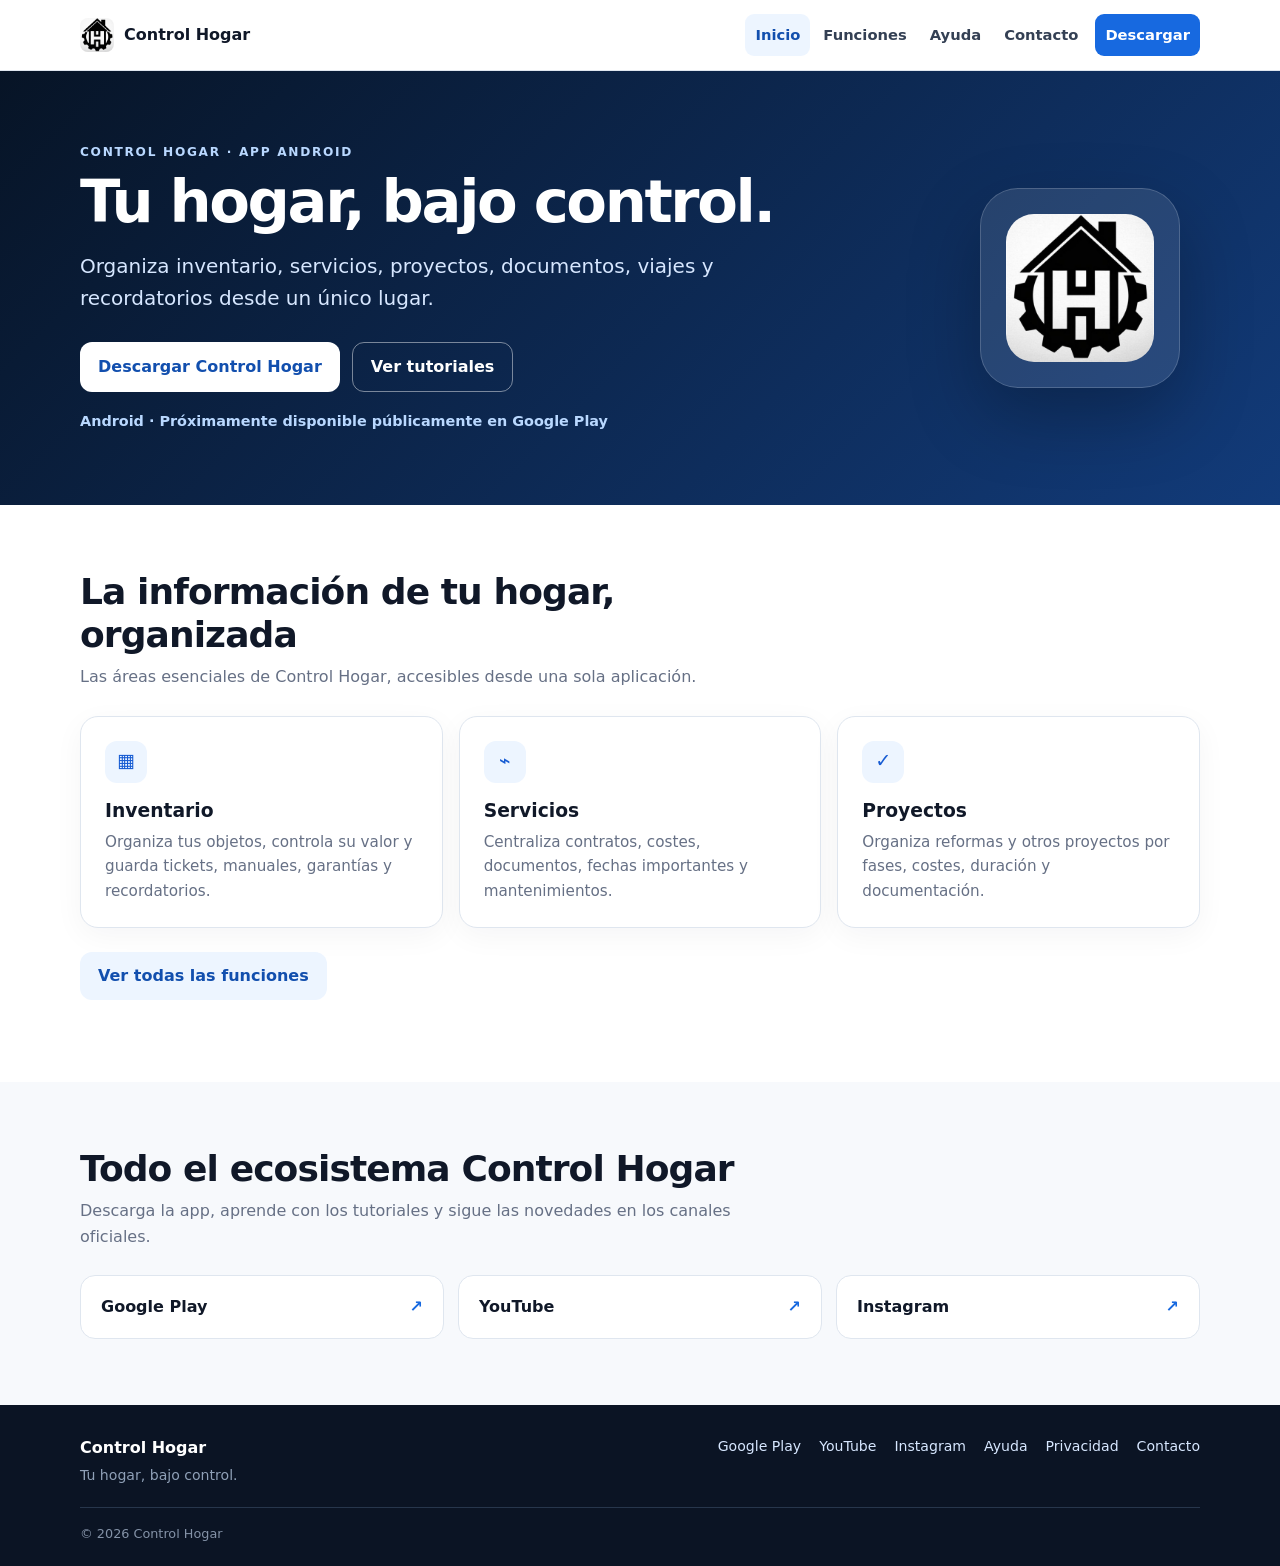
<file: index.html>
<!doctype html>
<html lang="es">
<head>
  <meta charset="utf-8">
  <meta name="viewport" content="width=device-width,initial-scale=1">
  <title>Control Hogar · Tu hogar, bajo control</title>
  <meta name="description" content="Organiza inventario, servicios, proyectos, documentos, viajes y recordatorios desde la app Android Control Hogar.">
  <link rel="canonical" href="https://controlhogarapp.top/">
  <link rel="icon" type="image/jpeg" href="logo-control-hogar.jpg">
  <meta property="og:type" content="website">
  <meta property="og:locale" content="es_ES">
  <meta property="og:site_name" content="Control Hogar">
  <meta property="og:title" content="Control Hogar · Tu hogar, bajo control">
  <meta property="og:description" content="Organiza la información importante de tu hogar desde un único lugar.">
  <meta property="og:url" content="https://controlhogarapp.top/">
  <meta property="og:image" content="https://controlhogarapp.top/logo-control-hogar.jpg">
  <meta name="twitter:card" content="summary">
  <meta name="twitter:title" content="Control Hogar · Tu hogar, bajo control">
  <meta name="twitter:description" content="Organiza la información importante de tu hogar desde un único lugar.">
  <link rel="stylesheet" href="styles.css?v=7">
  <script type="application/ld+json">{"@context":"https://schema.org","@graph":[{"@type":"SoftwareApplication","name":"Control Hogar","operatingSystem":"Android","applicationCategory":"ProductivityApplication","description":"Aplicación Android para organizar inventario, servicios, proyectos, documentos, viajes y recordatorios del hogar.","url":"https://controlhogarapp.top/","downloadUrl":"https://play.google.com/store/apps/details?id=com.controlhogar.app","image":"https://controlhogarapp.top/logo-control-hogar.jpg"},{"@type":"Organization","name":"Control Hogar","url":"https://controlhogarapp.top/","logo":"https://controlhogarapp.top/logo-control-hogar.jpg","sameAs":["https://www.youtube.com/@ControlHogar","https://www.instagram.com/controlhogarapp/"]}]}</script>
  <meta name="twitter:image" content="https://controlhogarapp.top/logo-control-hogar.jpg">
  <script src="site.js?v=1" defer></script>
</head>
<body>
  <header class="site-header">
    <div class="wrap header-inner">
      <a class="brand" href="index.html" aria-label="Control Hogar, ir al inicio"><img class="brand-logo" src="logo-control-hogar.jpg" alt="" width="34" height="34"><span>Control Hogar</span></a>
      <nav class="site-nav" aria-label="Navegación principal"><a href="index.html" aria-current="page">Inicio</a><a href="funciones.html">Funciones</a><a href="ayuda.html">Ayuda</a><a href="contacto.html">Contacto</a><a href="descargar.html" class="nav-download">Descargar</a></nav>
    </div>
  </header>
  <main>
    <section class="page-hero home-hero">
      <div class="wrap home-hero-inner">
        <div class="home-hero-copy">
          <div class="eyebrow">Control Hogar · App Android</div>
          <h1>Tu hogar, bajo control.</h1>
          <p class="hero-lead">Organiza inventario, servicios, proyectos, documentos, viajes y recordatorios desde un único lugar.</p>
          <div class="hero-actions"><a class="button button-light" href="https://play.google.com/store/apps/details?id=com.controlhogar.app" target="_blank" rel="noopener noreferrer">Descargar Control Hogar</a><a class="button button-outline" href="ayuda.html">Ver tutoriales</a></div>
          <div class="hero-platform" aria-label="Disponible para Android">Android · Próximamente disponible públicamente en Google Play</div>
        </div>
        <div class="hero-logo-shell"><img class="hero-logo" src="logo-control-hogar.jpg" alt="Logotipo de Control Hogar" width="148" height="148"></div>
      </div>
    </section>
    <section class="section section-white" aria-labelledby="home-functions-title">
      <div class="wrap">
        <div class="section-heading"><h2 id="home-functions-title">La información de tu hogar, organizada</h2><p class="muted">Las áreas esenciales de Control Hogar, accesibles desde una sola aplicación.</p></div>
        <div class="feature-grid">
          <article class="card feature-card"><div class="feature-icon" aria-hidden="true">▦</div><h3>Inventario</h3><p>Organiza tus objetos, controla su valor y guarda tickets, manuales, garantías y recordatorios.</p></article>
          <article class="card feature-card"><div class="feature-icon" aria-hidden="true">⌁</div><h3>Servicios</h3><p>Centraliza contratos, costes, documentos, fechas importantes y mantenimientos.</p></article>
          <article class="card feature-card"><div class="feature-icon" aria-hidden="true">✓</div><h3>Proyectos</h3><p>Organiza reformas y otros proyectos por fases, costes, duración y documentación.</p></article>
        </div>
        <p class="section-cta"><a class="button button-secondary" href="funciones.html">Ver todas las funciones</a></p>
      </div>
    </section>
    <section class="section" aria-labelledby="ecosystem-title">
      <div class="wrap">
        <div class="section-heading"><h2 id="ecosystem-title">Todo el ecosistema Control Hogar</h2><p class="muted">Descarga la app, aprende con los tutoriales y sigue las novedades en los canales oficiales.</p></div>
        <div class="ecosystem-strip"><a class="ecosystem-link" href="https://play.google.com/store/apps/details?id=com.controlhogar.app" target="_blank" rel="noopener noreferrer">Google Play <span aria-hidden="true">↗</span></a><a class="ecosystem-link" href="https://www.youtube.com/@ControlHogar" target="_blank" rel="noopener noreferrer">YouTube <span aria-hidden="true">↗</span></a><a class="ecosystem-link" href="https://www.instagram.com/controlhogarapp/" target="_blank" rel="noopener noreferrer">Instagram <span aria-hidden="true">↗</span></a></div>
      </div>
    </section>
  </main>
  <footer class="site-footer"><div class="wrap"><div class="footer-inner"><div class="footer-brand"><h2>Control Hogar</h2><p>Tu hogar, bajo control.</p></div><nav class="footer-links" aria-label="Enlaces del pie"><a href="https://play.google.com/store/apps/details?id=com.controlhogar.app" target="_blank" rel="noopener noreferrer">Google Play</a><a href="https://www.youtube.com/@ControlHogar" target="_blank" rel="noopener noreferrer">YouTube</a><a href="https://www.instagram.com/controlhogarapp/" target="_blank" rel="noopener noreferrer">Instagram</a><a href="ayuda.html">Ayuda</a><a href="privacidad.html">Privacidad</a><a href="contacto.html">Contacto</a></nav></div><div class="footer-bottom">© 2026 Control Hogar</div></div></footer>
</body>
</html>
</file>
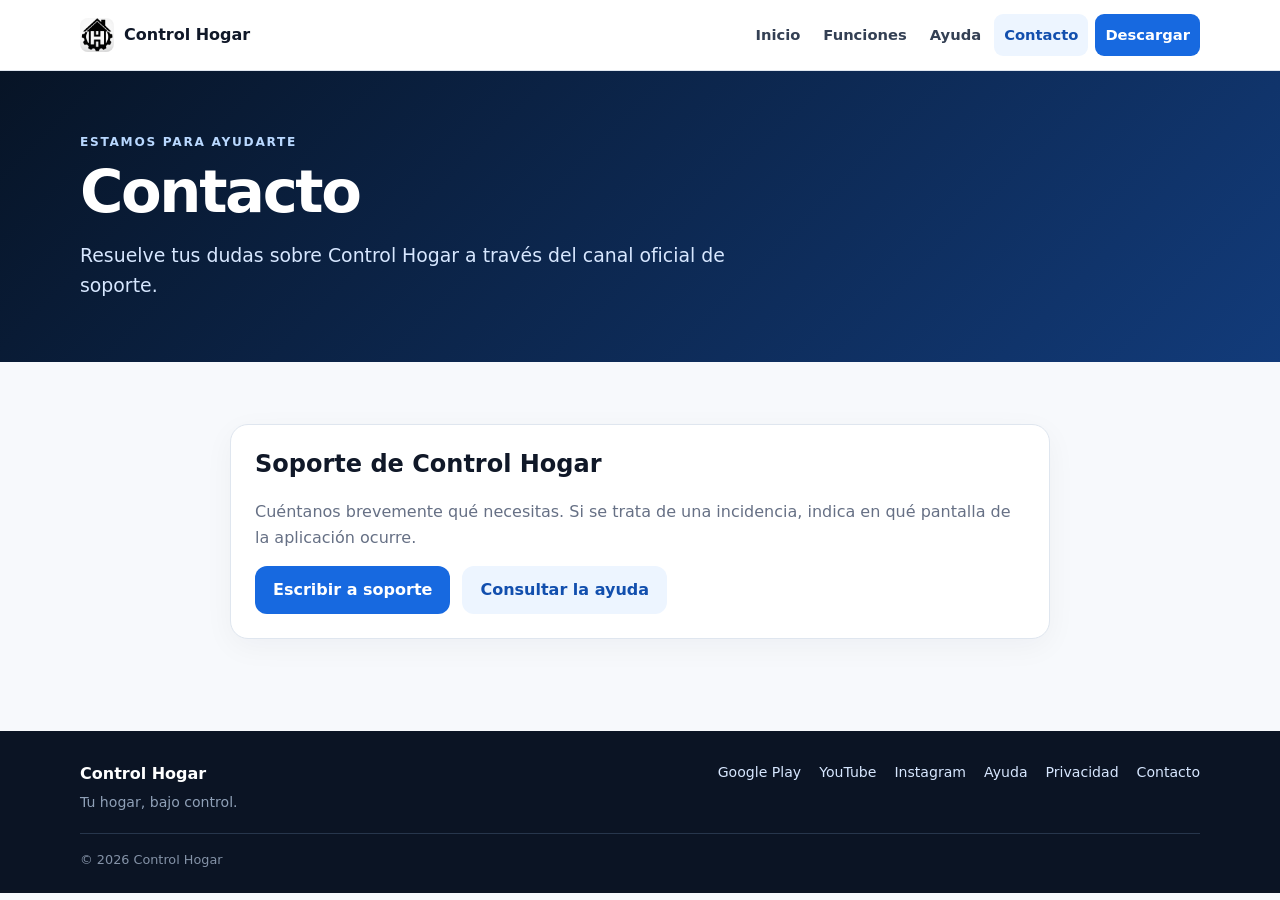
<file: contacto.html>
<!doctype html>
<html lang="es"><head><meta charset="utf-8"><meta name="viewport" content="width=device-width,initial-scale=1"><title>Contacto y soporte · Control Hogar</title><meta name="description" content="Contacta con el soporte oficial de Control Hogar para resolver dudas sobre la aplicación."><link rel="canonical" href="https://controlhogarapp.top/contacto.html"><link rel="icon" type="image/jpeg" href="logo-control-hogar.jpg"><meta property="og:type" content="website"><meta property="og:locale" content="es_ES"><meta property="og:site_name" content="Control Hogar"><meta property="og:title" content="Contacto y soporte · Control Hogar"><meta property="og:description" content="Canal oficial de contacto y soporte de Control Hogar."><meta property="og:url" content="https://controlhogarapp.top/contacto.html"><meta property="og:image" content="https://controlhogarapp.top/logo-control-hogar.jpg">
<meta name="twitter:card" content="summary"><meta name="twitter:title" content="Contacto y soporte · Control Hogar"><meta name="twitter:description" content="Canal oficial de contacto y soporte de Control Hogar."><link rel="stylesheet" href="styles.css?v=7">  <meta name="twitter:image" content="https://controlhogarapp.top/logo-control-hogar.jpg">
  <script src="site.js?v=1" defer></script>
</head>
<body><header class="site-header"><div class="wrap header-inner"><a class="brand" href="index.html"><img class="brand-logo" src="logo-control-hogar.jpg" alt="" width="34" height="34"><span>Control Hogar</span></a><nav class="site-nav" aria-label="Navegación principal"><a href="index.html">Inicio</a><a href="funciones.html">Funciones</a><a href="ayuda.html">Ayuda</a><a href="contacto.html" aria-current="page">Contacto</a><a href="descargar.html" class="nav-download">Descargar</a></nav></div></header>
<main><section class="page-hero"><div class="wrap"><div class="eyebrow">Estamos para ayudarte</div><h1>Contacto</h1><p>Resuelve tus dudas sobre Control Hogar a través del canal oficial de soporte.</p></div></section><div class="wrap content content-narrow"><section class="card"><h2>Soporte de Control Hogar</h2><p class="muted">Cuéntanos brevemente qué necesitas. Si se trata de una incidencia, indica en qué pantalla de la aplicación ocurre.</p><div class="contact-actions"><a class="button" href="mailto:controlhogarapp@gmail.com?subject=Consulta%20Control%20Hogar">Escribir a soporte</a><a class="button button-secondary" href="ayuda.html">Consultar la ayuda</a></div></section></div></main>
<footer class="site-footer"><div class="wrap"><div class="footer-inner"><div class="footer-brand"><h2>Control Hogar</h2><p>Tu hogar, bajo control.</p></div><nav class="footer-links" aria-label="Enlaces del pie"><a href="https://play.google.com/store/apps/details?id=com.controlhogar.app" target="_blank" rel="noopener noreferrer">Google Play</a><a href="https://www.youtube.com/@ControlHogar" target="_blank" rel="noopener noreferrer">YouTube</a><a href="https://www.instagram.com/controlhogarapp/" target="_blank" rel="noopener noreferrer">Instagram</a><a href="ayuda.html">Ayuda</a><a href="privacidad.html">Privacidad</a><a href="contacto.html">Contacto</a></nav></div><div class="footer-bottom">© 2026 Control Hogar</div></div></footer></body></html>
</file>
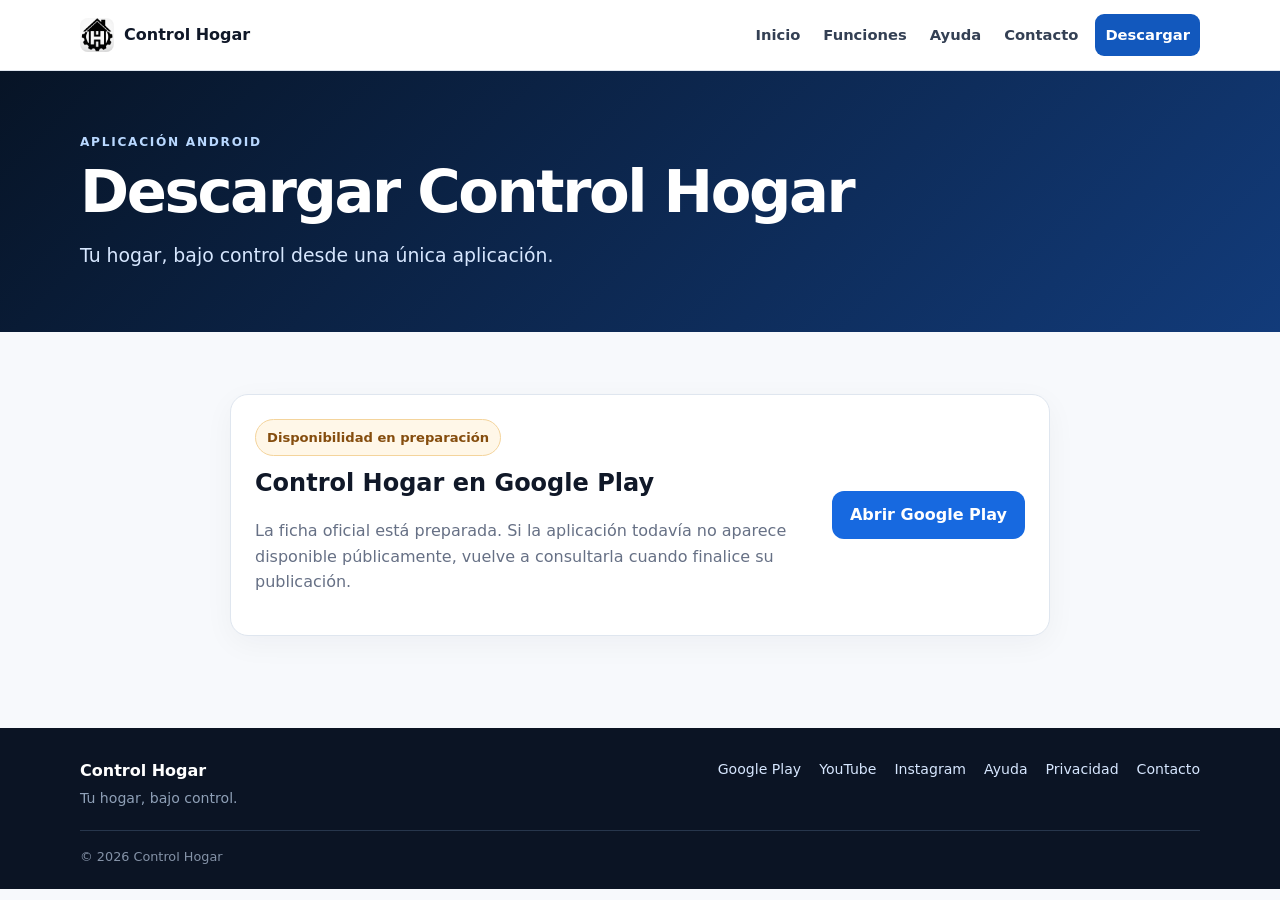
<file: descargar.html>
<!doctype html>
<html lang="es"><head><meta charset="utf-8"><meta name="viewport" content="width=device-width,initial-scale=1"><title>Descargar Control Hogar para Android</title><meta name="description" content="Accede a la ficha oficial de Control Hogar para Android en Google Play."><link rel="canonical" href="https://controlhogarapp.top/descargar.html"><link rel="icon" type="image/jpeg" href="logo-control-hogar.jpg"><meta property="og:type" content="website"><meta property="og:locale" content="es_ES"><meta property="og:site_name" content="Control Hogar"><meta property="og:title" content="Descargar Control Hogar para Android"><meta property="og:description" content="Accede a la ficha oficial de Control Hogar en Google Play."><meta property="og:url" content="https://controlhogarapp.top/descargar.html"><meta property="og:image" content="https://controlhogarapp.top/logo-control-hogar.jpg">
<meta name="twitter:card" content="summary"><meta name="twitter:title" content="Descargar Control Hogar para Android"><meta name="twitter:description" content="Accede a la ficha oficial de Control Hogar en Google Play."><link rel="stylesheet" href="styles.css?v=7">  <meta name="twitter:image" content="https://controlhogarapp.top/logo-control-hogar.jpg">
  <script src="site.js?v=1" defer></script>
</head>
<body><header class="site-header"><div class="wrap header-inner"><a class="brand" href="index.html"><img class="brand-logo" src="logo-control-hogar.jpg" alt="" width="34" height="34"><span>Control Hogar</span></a><nav class="site-nav" aria-label="Navegación principal"><a href="index.html">Inicio</a><a href="funciones.html">Funciones</a><a href="ayuda.html">Ayuda</a><a href="contacto.html">Contacto</a><a href="descargar.html" class="nav-download" aria-current="page">Descargar</a></nav></div></header>
<main><section class="page-hero"><div class="wrap"><div class="eyebrow">Aplicación Android</div><h1>Descargar Control Hogar</h1><p>Tu hogar, bajo control desde una única aplicación.</p></div></section><div class="wrap content content-narrow"><section class="card download-panel"><div><div class="status-note">Disponibilidad en preparación</div><h2>Control Hogar en Google Play</h2><p class="muted">La ficha oficial está preparada. Si la aplicación todavía no aparece disponible públicamente, vuelve a consultarla cuando finalice su publicación.</p></div><a class="button" href="https://play.google.com/store/apps/details?id=com.controlhogar.app" target="_blank" rel="noopener noreferrer">Abrir Google Play</a></section></div></main>
<footer class="site-footer"><div class="wrap"><div class="footer-inner"><div class="footer-brand"><h2>Control Hogar</h2><p>Tu hogar, bajo control.</p></div><nav class="footer-links" aria-label="Enlaces del pie"><a href="https://play.google.com/store/apps/details?id=com.controlhogar.app" target="_blank" rel="noopener noreferrer">Google Play</a><a href="https://www.youtube.com/@ControlHogar" target="_blank" rel="noopener noreferrer">YouTube</a><a href="https://www.instagram.com/controlhogarapp/" target="_blank" rel="noopener noreferrer">Instagram</a><a href="ayuda.html">Ayuda</a><a href="privacidad.html">Privacidad</a><a href="contacto.html">Contacto</a></nav></div><div class="footer-bottom">© 2026 Control Hogar</div></div></footer></body></html>
</file>
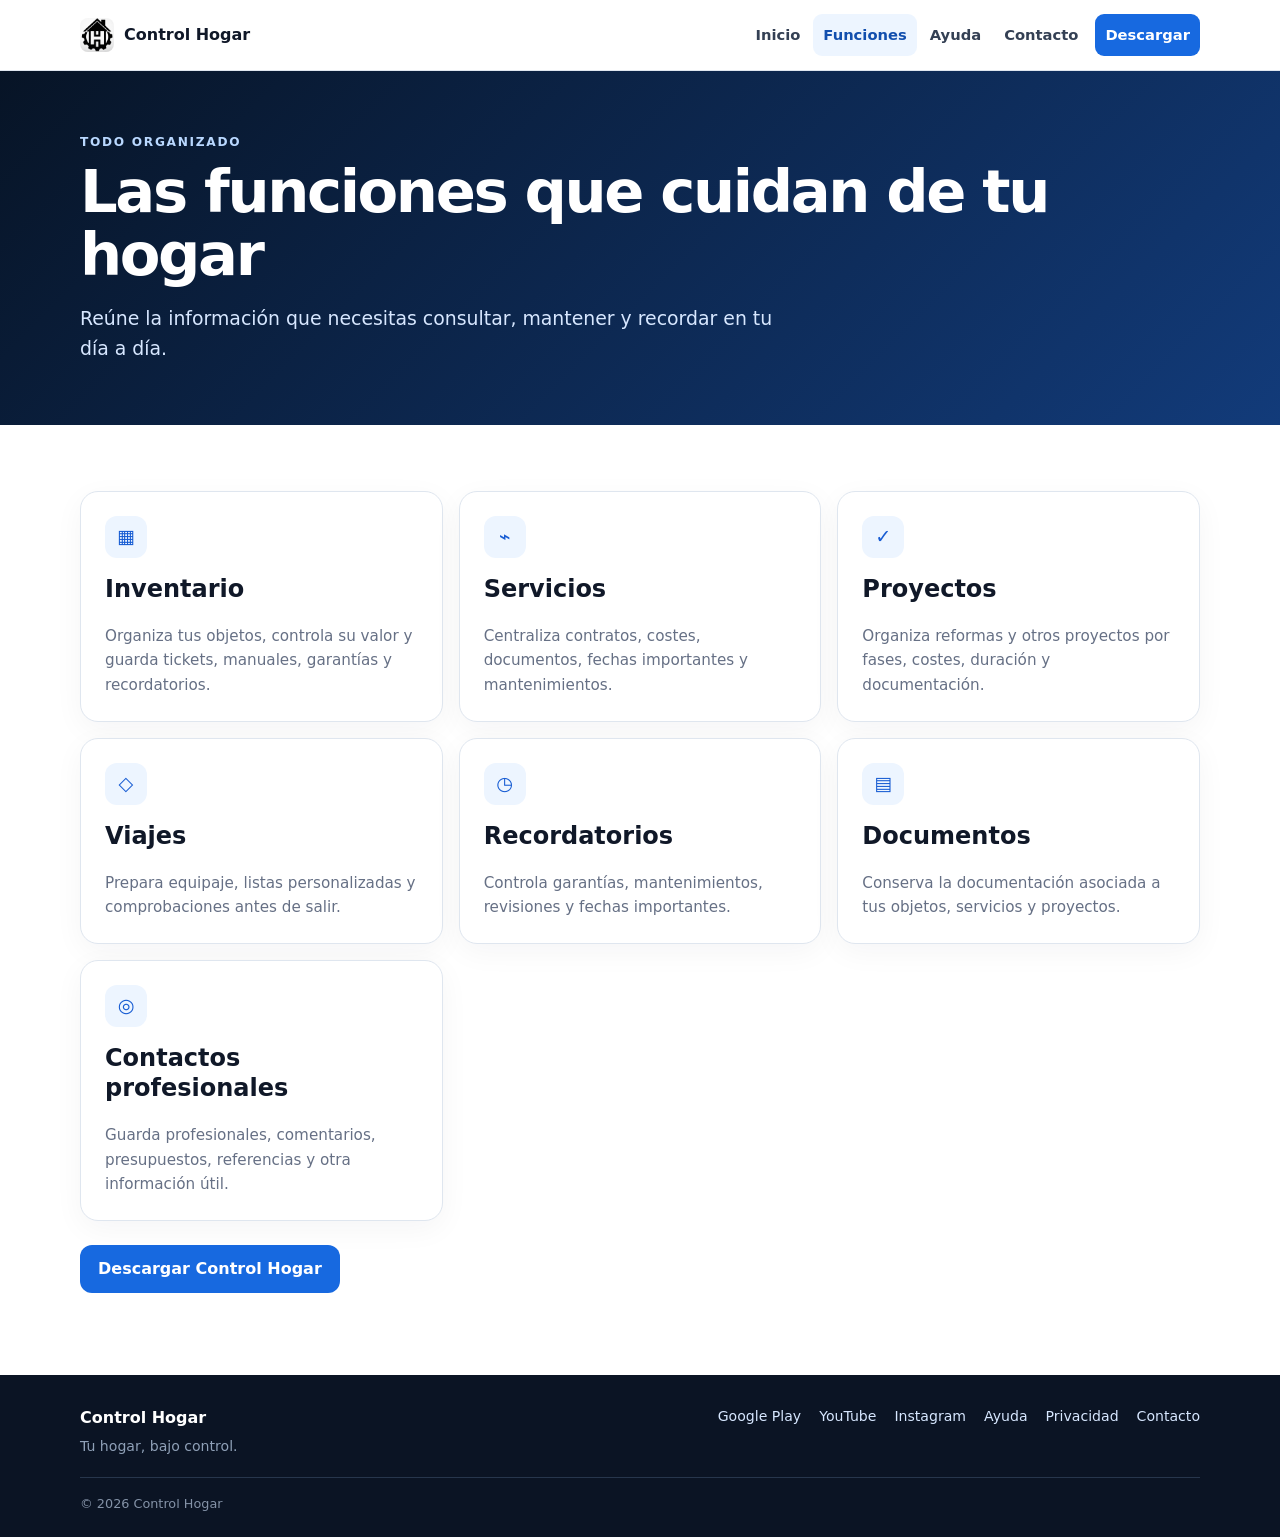
<file: funciones.html>
<!doctype html>
<html lang="es">
<head>
  <meta charset="utf-8"><meta name="viewport" content="width=device-width,initial-scale=1">
  <title>Funciones de Control Hogar · Organiza toda la información de tu hogar</title>
  <meta name="description" content="Descubre cómo Control Hogar organiza inventario, servicios, proyectos, viajes, recordatorios, documentos y contactos profesionales.">
  <link rel="canonical" href="https://controlhogarapp.top/funciones.html"><link rel="icon" type="image/jpeg" href="logo-control-hogar.jpg">
  <meta property="og:type" content="website"><meta property="og:locale" content="es_ES"><meta property="og:site_name" content="Control Hogar"><meta property="og:title" content="Funciones de Control Hogar"><meta property="og:description" content="Siete áreas para mantener organizada la información importante de tu hogar."><meta property="og:url" content="https://controlhogarapp.top/funciones.html">
  <meta property="og:image" content="https://controlhogarapp.top/logo-control-hogar.jpg">
  <meta name="twitter:card" content="summary"><meta name="twitter:title" content="Funciones de Control Hogar"><meta name="twitter:description" content="Siete áreas para mantener organizada la información importante de tu hogar.">
  <link rel="stylesheet" href="styles.css?v=7">
  <meta name="twitter:image" content="https://controlhogarapp.top/logo-control-hogar.jpg">
  <script src="site.js?v=1" defer></script>
</head>
<body>
  <header class="site-header"><div class="wrap header-inner"><a class="brand" href="index.html"><img class="brand-logo" src="logo-control-hogar.jpg" alt="" width="34" height="34"><span>Control Hogar</span></a><nav class="site-nav" aria-label="Navegación principal"><a href="index.html">Inicio</a><a href="funciones.html" aria-current="page">Funciones</a><a href="ayuda.html">Ayuda</a><a href="contacto.html">Contacto</a><a href="descargar.html" class="nav-download">Descargar</a></nav></div></header>
  <main>
    <section class="page-hero"><div class="wrap"><div class="eyebrow">Todo organizado</div><h1>Las funciones que cuidan de tu hogar</h1><p>Reúne la información que necesitas consultar, mantener y recordar en tu día a día.</p></div></section>
    <section class="section section-white"><div class="wrap"><div class="feature-grid">
      <article class="card feature-card"><div class="feature-icon" aria-hidden="true">▦</div><h2>Inventario</h2><p>Organiza tus objetos, controla su valor y guarda tickets, manuales, garantías y recordatorios.</p></article>
      <article class="card feature-card"><div class="feature-icon" aria-hidden="true">⌁</div><h2>Servicios</h2><p>Centraliza contratos, costes, documentos, fechas importantes y mantenimientos.</p></article>
      <article class="card feature-card"><div class="feature-icon" aria-hidden="true">✓</div><h2>Proyectos</h2><p>Organiza reformas y otros proyectos por fases, costes, duración y documentación.</p></article>
      <article class="card feature-card"><div class="feature-icon" aria-hidden="true">◇</div><h2>Viajes</h2><p>Prepara equipaje, listas personalizadas y comprobaciones antes de salir.</p></article>
      <article class="card feature-card"><div class="feature-icon" aria-hidden="true">◷</div><h2>Recordatorios</h2><p>Controla garantías, mantenimientos, revisiones y fechas importantes.</p></article>
      <article class="card feature-card"><div class="feature-icon" aria-hidden="true">▤</div><h2>Documentos</h2><p>Conserva la documentación asociada a tus objetos, servicios y proyectos.</p></article>
      <article class="card feature-card"><div class="feature-icon" aria-hidden="true">◎</div><h2>Contactos profesionales</h2><p>Guarda profesionales, comentarios, presupuestos, referencias y otra información útil.</p></article>
    </div><p class="section-cta"><a class="button" href="https://play.google.com/store/apps/details?id=com.controlhogar.app" target="_blank" rel="noopener noreferrer">Descargar Control Hogar</a></p></div></section>
  </main>
  <footer class="site-footer"><div class="wrap"><div class="footer-inner"><div class="footer-brand"><h2>Control Hogar</h2><p>Tu hogar, bajo control.</p></div><nav class="footer-links" aria-label="Enlaces del pie"><a href="https://play.google.com/store/apps/details?id=com.controlhogar.app" target="_blank" rel="noopener noreferrer">Google Play</a><a href="https://www.youtube.com/@ControlHogar" target="_blank" rel="noopener noreferrer">YouTube</a><a href="https://www.instagram.com/controlhogarapp/" target="_blank" rel="noopener noreferrer">Instagram</a><a href="ayuda.html">Ayuda</a><a href="privacidad.html">Privacidad</a><a href="contacto.html">Contacto</a></nav></div><div class="footer-bottom">© 2026 Control Hogar</div></div></footer>
</body>
</html>
</file>
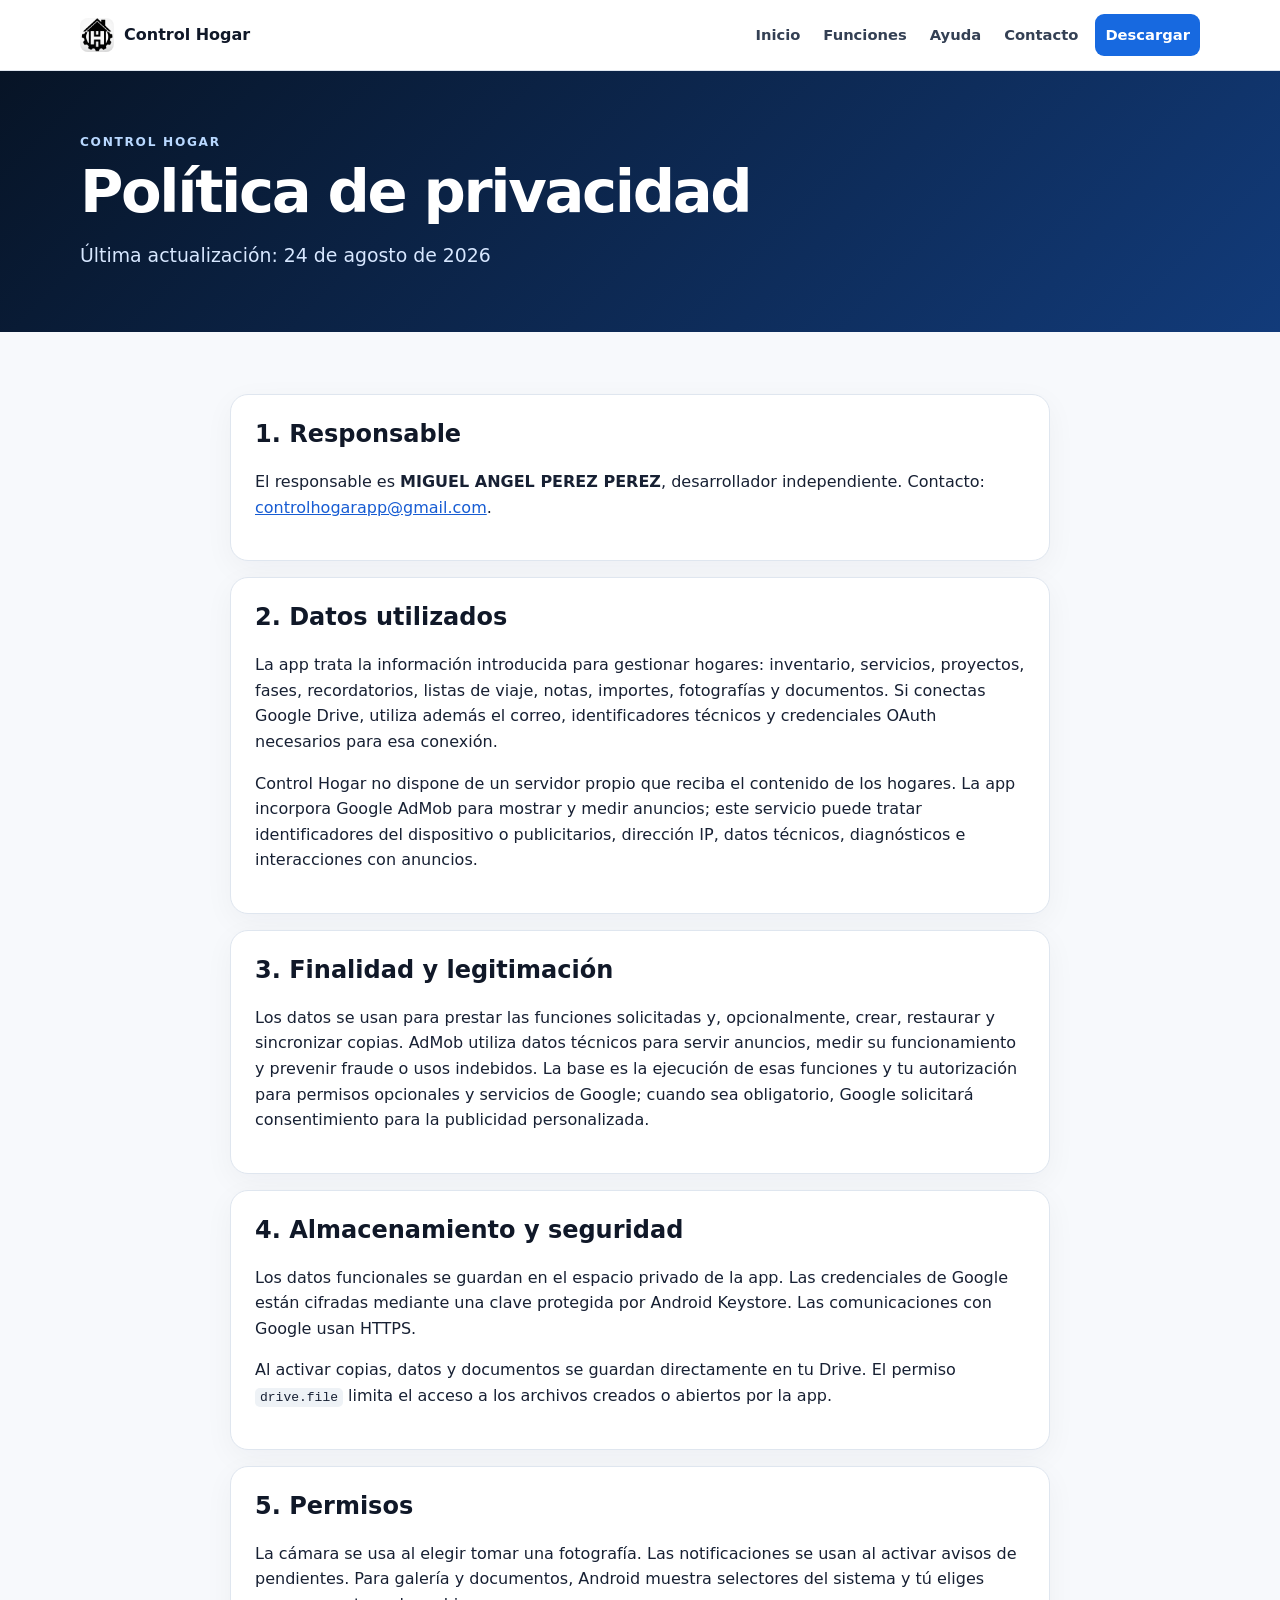
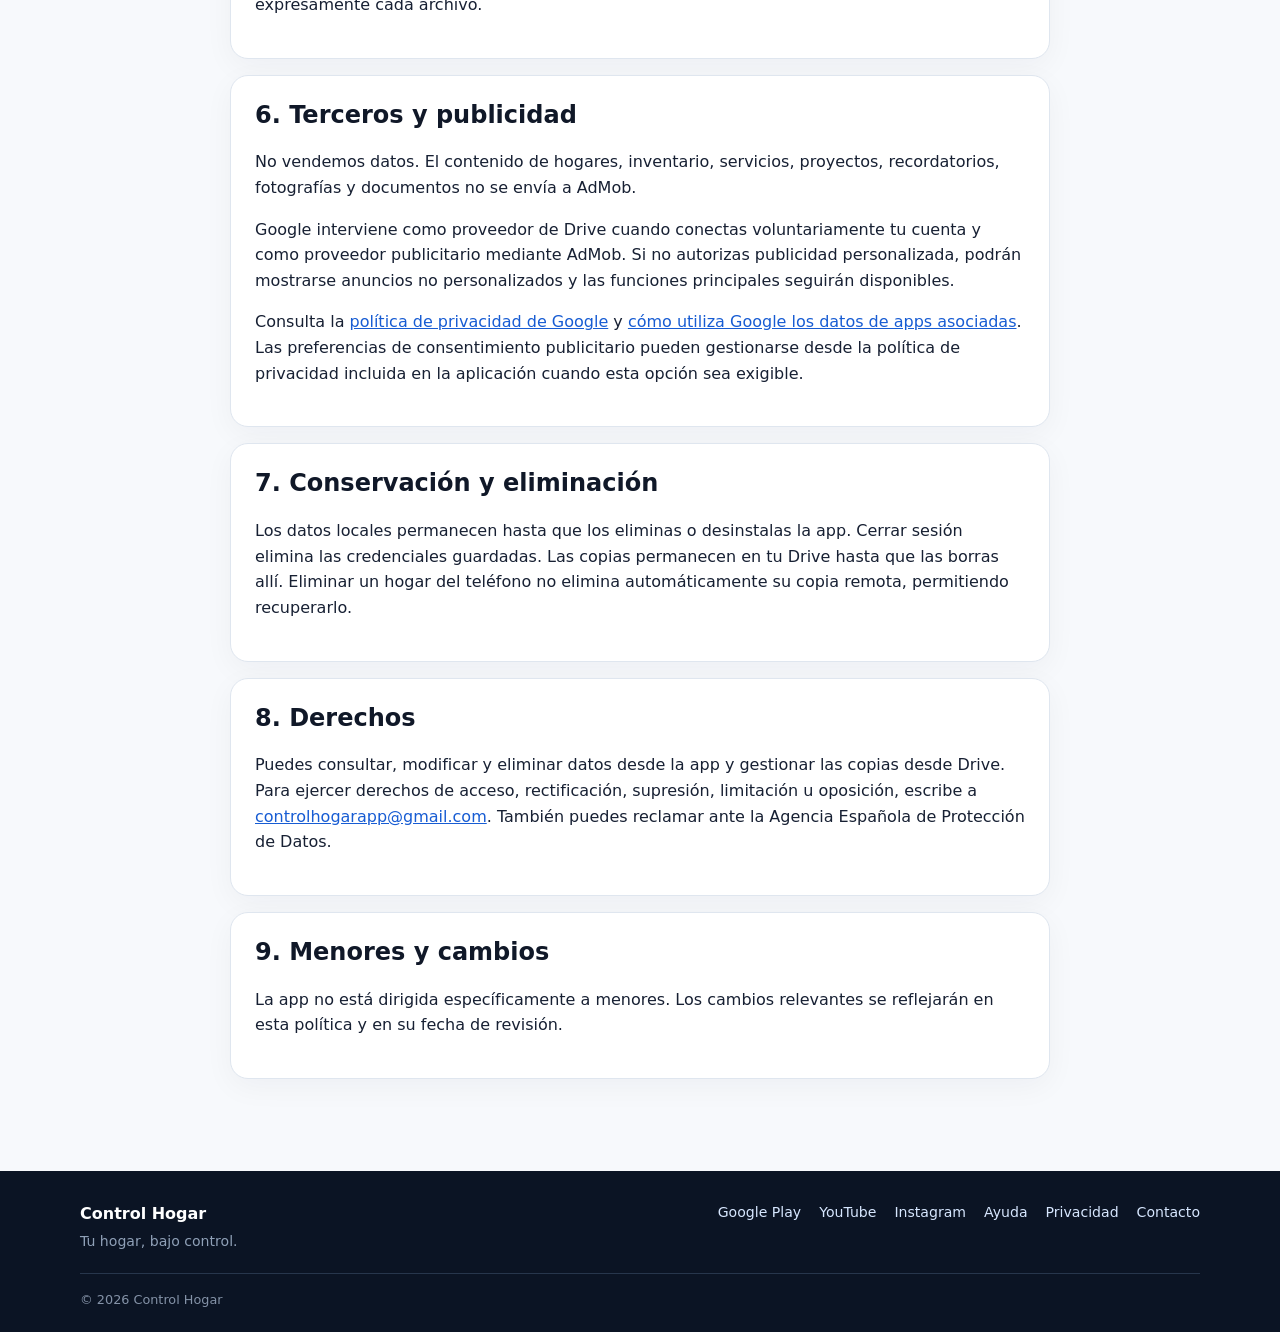
<file: privacidad.html>
<!doctype html>
<html lang="es">
<head>
<meta charset="utf-8">
<meta name="viewport" content="width=device-width,initial-scale=1">
<title>Privacidad · Control Hogar</title>
<meta name="description" content="Política de privacidad de Control Hogar: datos utilizados, almacenamiento, permisos, terceros y derechos.">
<link rel="canonical" href="https://controlhogarapp.top/privacidad.html">
<link rel="icon" type="image/jpeg" href="logo-control-hogar.jpg">
<meta property="og:type" content="website"><meta property="og:locale" content="es_ES"><meta property="og:site_name" content="Control Hogar"><meta property="og:title" content="Política de privacidad · Control Hogar"><meta property="og:description" content="Información sobre privacidad, datos, permisos y derechos en Control Hogar."><meta property="og:url" content="https://controlhogarapp.top/privacidad.html">
<meta property="og:image" content="https://controlhogarapp.top/logo-control-hogar.jpg">
  <meta name="twitter:card" content="summary"><meta name="twitter:title" content="Política de privacidad · Control Hogar"><meta name="twitter:description" content="Información sobre privacidad, datos, permisos y derechos en Control Hogar.">
<link rel="stylesheet" href="styles.css?v=7">
  <meta name="twitter:image" content="https://controlhogarapp.top/logo-control-hogar.jpg">
  <script src="site.js?v=1" defer></script>
</head>
<body>
<header class="site-header">
<div class="wrap header-inner">
<a class="brand" href="index.html">
<img class="brand-logo" src="logo-control-hogar.jpg" alt="" width="34" height="34">
<span>Control Hogar</span>
</a>
<nav class="site-nav" aria-label="Navegación principal">
<a href="index.html">Inicio</a>
<a href="funciones.html">Funciones</a>
<a href="ayuda.html">Ayuda</a>
<a href="contacto.html">Contacto</a>
<a href="descargar.html" class="nav-download">Descargar</a>
</nav>
</div>
</header>
<main>
<section class="page-hero">
<div class="wrap">
<div class="eyebrow">Control Hogar</div>
<h1>Política de privacidad</h1>
<p>Última actualización: 24 de agosto de 2026</p>
</div>
</section>
<div class="wrap content content-narrow">
<section class="card">
<h2>1. Responsable</h2>
<p>El responsable es <strong>MIGUEL ANGEL PEREZ PEREZ</strong>, desarrollador independiente. Contacto: <a href="mailto:controlhogarapp@gmail.com">controlhogarapp@gmail.com</a>.</p>
</section>
<section class="card">
<h2>2. Datos utilizados</h2>
<p>La app trata la información introducida para gestionar hogares: inventario, servicios, proyectos, fases, recordatorios, listas de viaje, notas, importes, fotografías y documentos. Si conectas Google Drive, utiliza además el correo, identificadores técnicos y credenciales OAuth necesarios para esa conexión.</p>
<p>Control Hogar no dispone de un servidor propio que reciba el contenido de los hogares. La app incorpora Google AdMob para mostrar y medir anuncios; este servicio puede tratar identificadores del dispositivo o publicitarios, dirección IP, datos técnicos, diagnósticos e interacciones con anuncios.</p>
</section>
<section class="card">
<h2>3. Finalidad y legitimación</h2>
<p>Los datos se usan para prestar las funciones solicitadas y, opcionalmente, crear, restaurar y sincronizar copias. AdMob utiliza datos técnicos para servir anuncios, medir su funcionamiento y prevenir fraude o usos indebidos. La base es la ejecución de esas funciones y tu autorización para permisos opcionales y servicios de Google; cuando sea obligatorio, Google solicitará consentimiento para la publicidad personalizada.</p>
</section>
<section class="card">
<h2>4. Almacenamiento y seguridad</h2>
<p>Los datos funcionales se guardan en el espacio privado de la app. Las credenciales de Google están cifradas mediante una clave protegida por Android Keystore. Las comunicaciones con Google usan HTTPS.</p>
<p>Al activar copias, datos y documentos se guardan directamente en tu Drive. El permiso <code>drive.file</code> limita el acceso a los archivos creados o abiertos por la app.</p>
</section>
<section class="card">
<h2>5. Permisos</h2>
<p>La cámara se usa al elegir tomar una fotografía. Las notificaciones se usan al activar avisos de pendientes. Para galería y documentos, Android muestra selectores del sistema y tú eliges expresamente cada archivo.</p>
</section>
<section class="card">
<h2>6. Terceros y publicidad</h2>
<p>No vendemos datos. El contenido de hogares, inventario, servicios, proyectos, recordatorios, fotografías y documentos no se envía a AdMob.</p>
<p>Google interviene como proveedor de Drive cuando conectas voluntariamente tu cuenta y como proveedor publicitario mediante AdMob. Si no autorizas publicidad personalizada, podrán mostrarse anuncios no personalizados y las funciones principales seguirán disponibles.</p>
<p>Consulta la <a href="https://policies.google.com/privacy">política de privacidad de Google</a> y <a href="https://policies.google.com/technologies/partner-sites">cómo utiliza Google los datos de apps asociadas</a>. Las preferencias de consentimiento publicitario pueden gestionarse desde la política de privacidad incluida en la aplicación cuando esta opción sea exigible.</p>
</section>
<section class="card">
<h2>7. Conservación y eliminación</h2>
<p>Los datos locales permanecen hasta que los eliminas o desinstalas la app. Cerrar sesión elimina las credenciales guardadas. Las copias permanecen en tu Drive hasta que las borras allí. Eliminar un hogar del teléfono no elimina automáticamente su copia remota, permitiendo recuperarlo.</p>
</section>
<section class="card">
<h2>8. Derechos</h2>
<p>Puedes consultar, modificar y eliminar datos desde la app y gestionar las copias desde Drive. Para ejercer derechos de acceso, rectificación, supresión, limitación u oposición, escribe a <a href="mailto:controlhogarapp@gmail.com">controlhogarapp@gmail.com</a>. También puedes reclamar ante la Agencia Española de Protección de Datos.</p>
</section>
<section class="card">
<h2>9. Menores y cambios</h2>
<p>La app no está dirigida específicamente a menores. Los cambios relevantes se reflejarán en esta política y en su fecha de revisión.</p>
</section>
</div>
</main>
<footer class="site-footer"><div class="wrap"><div class="footer-inner"><div class="footer-brand"><h2>Control Hogar</h2><p>Tu hogar, bajo control.</p></div><nav class="footer-links" aria-label="Enlaces del pie"><a href="https://play.google.com/store/apps/details?id=com.controlhogar.app" target="_blank" rel="noopener noreferrer">Google Play</a><a href="https://www.youtube.com/@ControlHogar" target="_blank" rel="noopener noreferrer">YouTube</a><a href="https://www.instagram.com/controlhogarapp/" target="_blank" rel="noopener noreferrer">Instagram</a><a href="ayuda.html">Ayuda</a><a href="privacidad.html" aria-current="page">Privacidad</a><a href="contacto.html">Contacto</a></nav></div><div class="footer-bottom">© 2026 Control Hogar</div></div></footer>
</body>
</html>
</file>
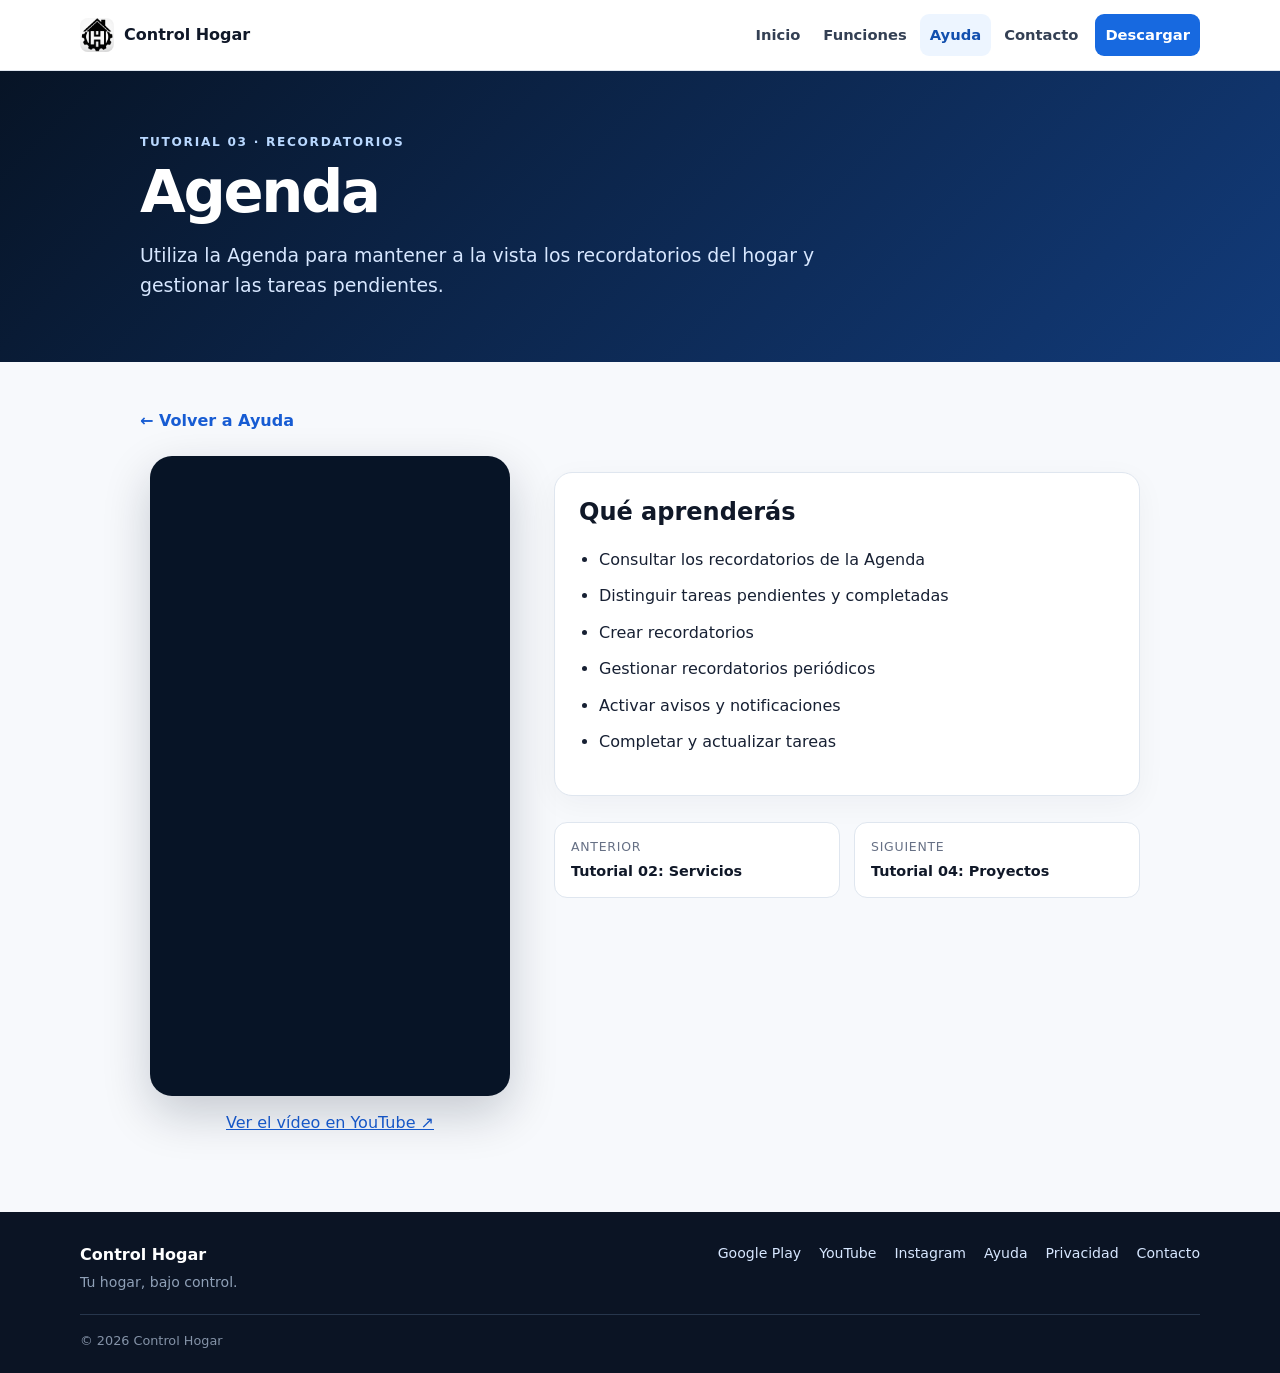
<file: tutorial-agenda.html>
<!doctype html>
<html lang="es">
<head>
  <meta charset="utf-8"><meta name="viewport" content="width=device-width,initial-scale=1">
  <title>Tutorial 03: Agenda · Control Hogar</title>
  <meta name="description" content="Consulta y gestiona recordatorios, pendientes y fechas importantes.">
  <link rel="canonical" href="https://controlhogarapp.top/tutorial-agenda.html"><link rel="icon" type="image/jpeg" href="logo-control-hogar.jpg">
  <meta property="og:type" content="video.other"><meta property="og:locale" content="es_ES"><meta property="og:site_name" content="Control Hogar"><meta property="og:title" content="Tutorial 03: Agenda · Control Hogar"><meta property="og:description" content="Consulta y gestiona recordatorios, pendientes y fechas importantes."><meta property="og:url" content="https://controlhogarapp.top/tutorial-agenda.html"><meta property="og:image" content="https://i.ytimg.com/vi/-dpdJmhqCU0/hqdefault.jpg"><meta property="og:video" content="https://www.youtube-nocookie.com/embed/-dpdJmhqCU0">
  <meta name="twitter:card" content="summary_large_image"><meta name="twitter:title" content="Tutorial 03: Agenda · Control Hogar"><meta name="twitter:description" content="Consulta y gestiona recordatorios, pendientes y fechas importantes."><meta name="twitter:image" content="https://i.ytimg.com/vi/-dpdJmhqCU0/hqdefault.jpg">
  <link rel="stylesheet" href="styles.css?v=7"><script defer src="tutoriales.js"></script><script defer src="tutorial-page.js"></script>
  <script type="application/ld+json">{"@context":"https://schema.org","@type":"VideoObject","name":"Tutorial 03: Agenda · Control Hogar","description":"Consulta y gestiona recordatorios, pendientes y fechas importantes.","thumbnailUrl":"https://i.ytimg.com/vi/-dpdJmhqCU0/hqdefault.jpg","uploadDate":"2026-09-01T10:29:32-07:00","duration":"PT5M4S","embedUrl":"https://www.youtube-nocookie.com/embed/-dpdJmhqCU0","contentUrl":"https://www.youtube.com/watch?v=-dpdJmhqCU0","publisher":{"@type":"Organization","name":"Control Hogar","url":"https://controlhogarapp.top/"}}</script>
  <script src="site.js?v=1" defer></script>
</head>
<body data-tutorial="agenda">
  <header class="site-header"><div class="wrap header-inner"><a class="brand" href="index.html"><img class="brand-logo" src="logo-control-hogar.jpg" alt="" width="34" height="34"><span>Control Hogar</span></a><nav class="site-nav" aria-label="Navegación principal"><a href="index.html">Inicio</a><a href="funciones.html">Funciones</a><a href="ayuda.html" aria-current="page">Ayuda</a><a href="contacto.html">Contacto</a><a href="descargar.html" class="nav-download">Descargar</a></nav></div></header>
  <main data-tutorial-page><noscript><section class="page-hero"><div class="wrap"><h1>Tutorial 03: Agenda</h1><p>Consulta y gestiona recordatorios, pendientes y fechas importantes.</p></div></section><div class="wrap content"><p>Activa JavaScript para ver el tutorial integrado o <a href="https://www.youtube.com/watch?v=-dpdJmhqCU0">ábrelo en YouTube</a>.</p></div></noscript></main>
  <footer class="site-footer"><div class="wrap"><div class="footer-inner"><div class="footer-brand"><h2>Control Hogar</h2><p>Tu hogar, bajo control.</p></div><nav class="footer-links" aria-label="Enlaces del pie"><a href="https://play.google.com/store/apps/details?id=com.controlhogar.app" target="_blank" rel="noopener noreferrer">Google Play</a><a href="https://www.youtube.com/@ControlHogar" target="_blank" rel="noopener noreferrer">YouTube</a><a href="https://www.instagram.com/controlhogarapp/" target="_blank" rel="noopener noreferrer">Instagram</a><a href="ayuda.html">Ayuda</a><a href="privacidad.html">Privacidad</a><a href="contacto.html">Contacto</a></nav></div><div class="footer-bottom">© 2026 Control Hogar</div></div></footer>
</body>
</html>
</file>
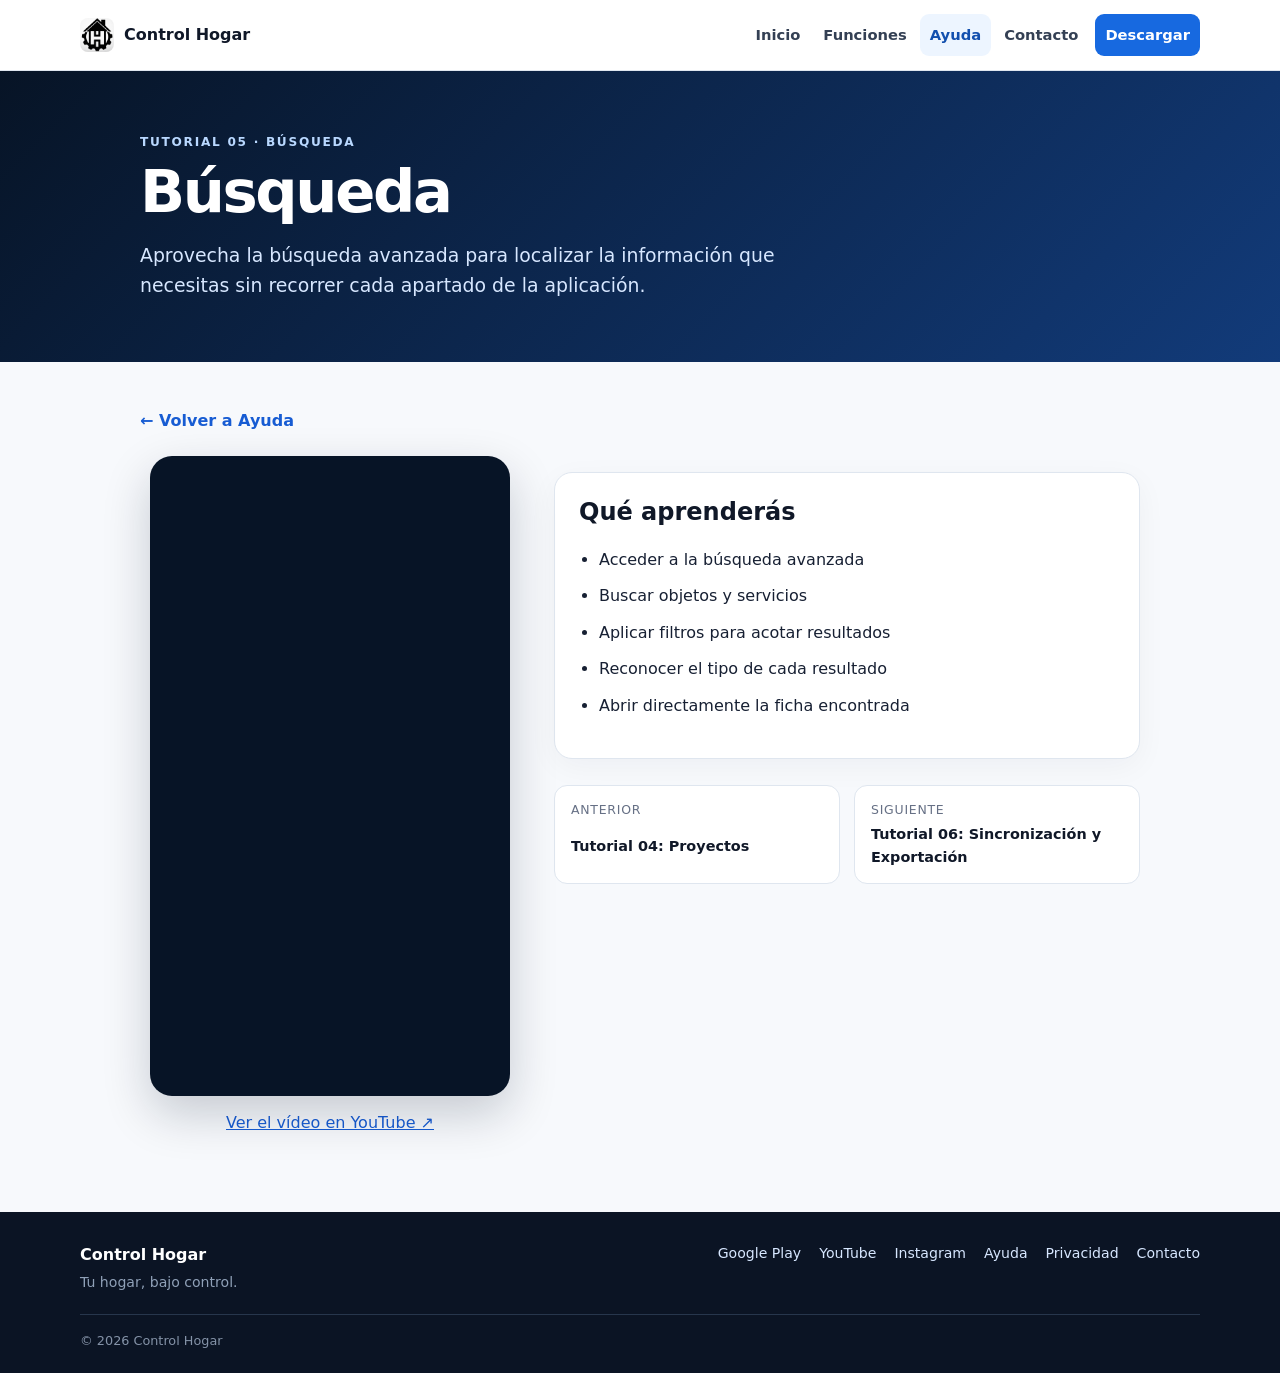
<file: tutorial-busqueda.html>
<!doctype html>
<html lang="es">
<head>
  <meta charset="utf-8"><meta name="viewport" content="width=device-width,initial-scale=1">
  <title>Tutorial 05: Búsqueda · Control Hogar</title>
  <meta name="description" content="Encuentra rápidamente cualquier objeto o servicio registrado.">
  <link rel="canonical" href="https://controlhogarapp.top/tutorial-busqueda.html"><link rel="icon" type="image/jpeg" href="logo-control-hogar.jpg">
  <meta property="og:type" content="video.other"><meta property="og:locale" content="es_ES"><meta property="og:site_name" content="Control Hogar"><meta property="og:title" content="Tutorial 05: Búsqueda · Control Hogar"><meta property="og:description" content="Encuentra rápidamente cualquier objeto o servicio registrado."><meta property="og:url" content="https://controlhogarapp.top/tutorial-busqueda.html"><meta property="og:image" content="https://i.ytimg.com/vi/_xdol1i8bvo/hqdefault.jpg"><meta property="og:video" content="https://www.youtube-nocookie.com/embed/_xdol1i8bvo">
  <meta name="twitter:card" content="summary_large_image"><meta name="twitter:title" content="Tutorial 05: Búsqueda · Control Hogar"><meta name="twitter:description" content="Encuentra rápidamente cualquier objeto o servicio registrado."><meta name="twitter:image" content="https://i.ytimg.com/vi/_xdol1i8bvo/hqdefault.jpg">
  <link rel="stylesheet" href="styles.css?v=7"><script defer src="tutoriales.js"></script><script defer src="tutorial-page.js"></script>
  <script type="application/ld+json">{"@context":"https://schema.org","@type":"VideoObject","name":"Tutorial 05: Búsqueda · Control Hogar","description":"Encuentra rápidamente cualquier objeto o servicio registrado.","thumbnailUrl":"https://i.ytimg.com/vi/_xdol1i8bvo/hqdefault.jpg","uploadDate":"2026-09-01T12:04:41-07:00","duration":"PT3M56S","embedUrl":"https://www.youtube-nocookie.com/embed/_xdol1i8bvo","contentUrl":"https://www.youtube.com/watch?v=_xdol1i8bvo","publisher":{"@type":"Organization","name":"Control Hogar","url":"https://controlhogarapp.top/"}}</script>
  <script src="site.js?v=1" defer></script>
</head>
<body data-tutorial="busqueda">
  <header class="site-header"><div class="wrap header-inner"><a class="brand" href="index.html"><img class="brand-logo" src="logo-control-hogar.jpg" alt="" width="34" height="34"><span>Control Hogar</span></a><nav class="site-nav" aria-label="Navegación principal"><a href="index.html">Inicio</a><a href="funciones.html">Funciones</a><a href="ayuda.html" aria-current="page">Ayuda</a><a href="contacto.html">Contacto</a><a href="descargar.html" class="nav-download">Descargar</a></nav></div></header>
  <main data-tutorial-page><noscript><section class="page-hero"><div class="wrap"><h1>Tutorial 05: Búsqueda</h1><p>Encuentra rápidamente cualquier objeto o servicio registrado.</p></div></section><div class="wrap content"><p>Activa JavaScript para ver el tutorial integrado o <a href="https://www.youtube.com/watch?v=_xdol1i8bvo">ábrelo en YouTube</a>.</p></div></noscript></main>
  <footer class="site-footer"><div class="wrap"><div class="footer-inner"><div class="footer-brand"><h2>Control Hogar</h2><p>Tu hogar, bajo control.</p></div><nav class="footer-links" aria-label="Enlaces del pie"><a href="https://play.google.com/store/apps/details?id=com.controlhogar.app" target="_blank" rel="noopener noreferrer">Google Play</a><a href="https://www.youtube.com/@ControlHogar" target="_blank" rel="noopener noreferrer">YouTube</a><a href="https://www.instagram.com/controlhogarapp/" target="_blank" rel="noopener noreferrer">Instagram</a><a href="ayuda.html">Ayuda</a><a href="privacidad.html">Privacidad</a><a href="contacto.html">Contacto</a></nav></div><div class="footer-bottom">© 2026 Control Hogar</div></div></footer>
</body>
</html>
</file>
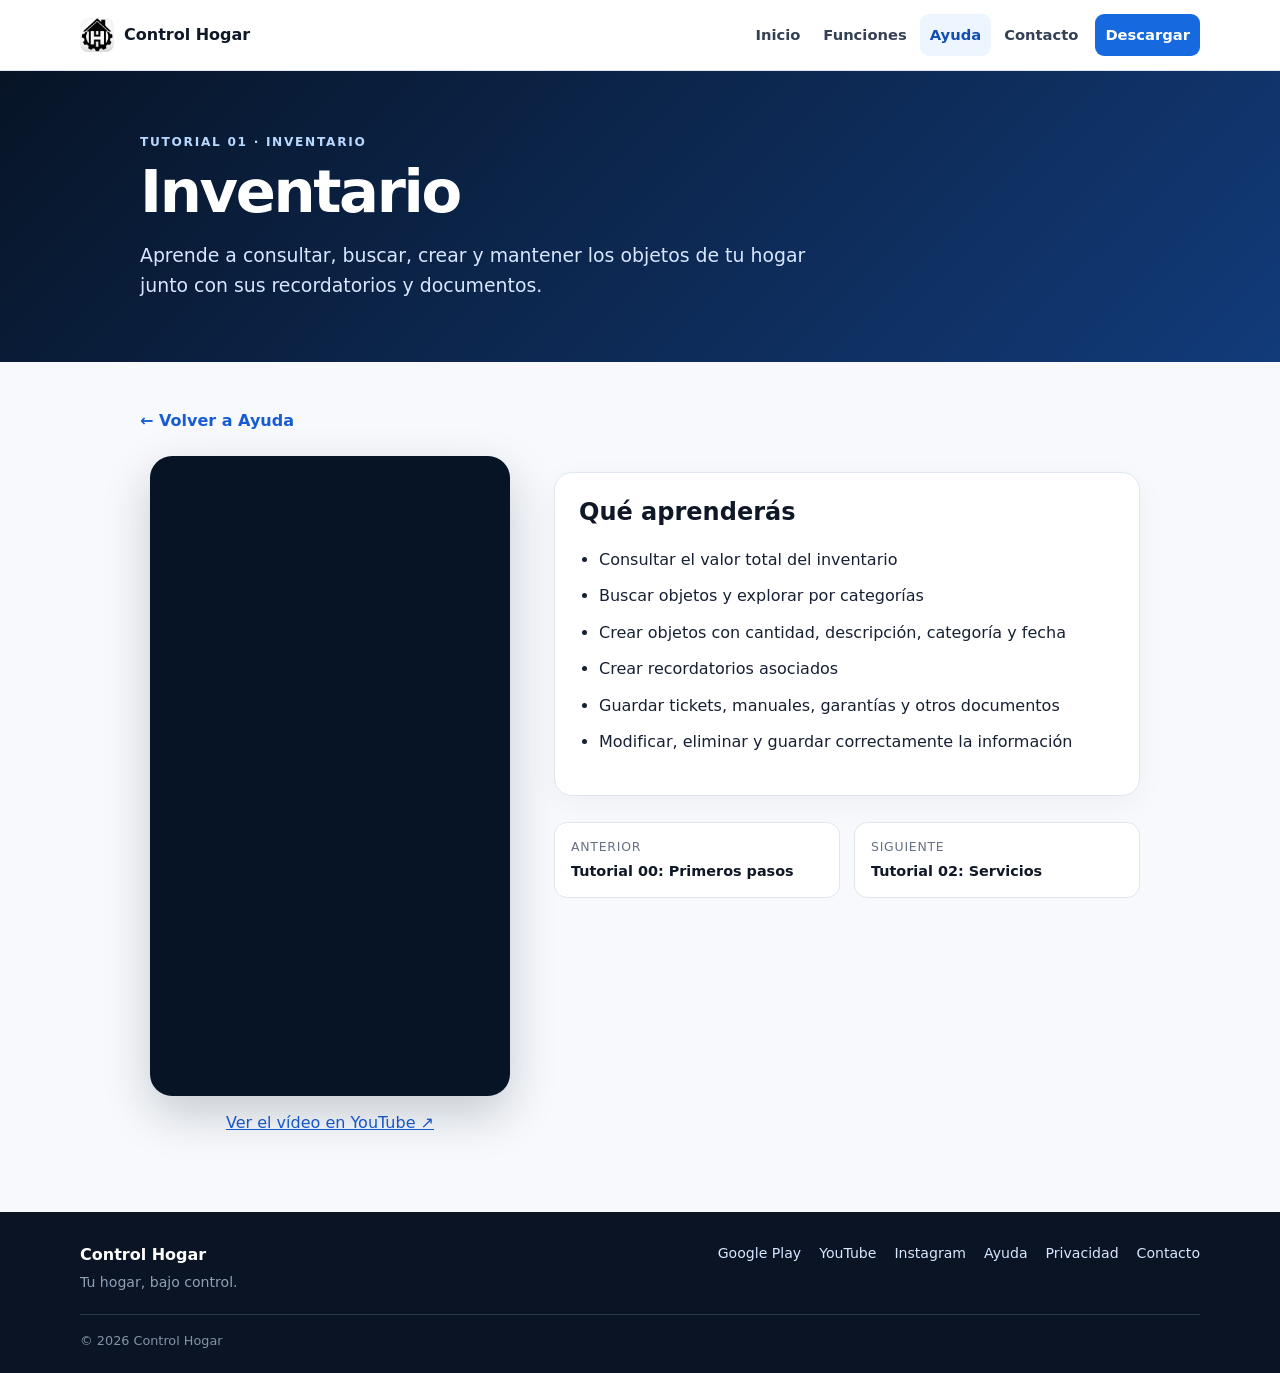
<file: tutorial-inventario.html>
<!doctype html>
<html lang="es">
<head>
  <meta charset="utf-8"><meta name="viewport" content="width=device-width,initial-scale=1">
  <title>Tutorial 01: Inventario · Control Hogar</title>
  <meta name="description" content="Organiza tus objetos, consulta su valor y conserva recordatorios y documentos.">
  <link rel="canonical" href="https://controlhogarapp.top/tutorial-inventario.html"><link rel="icon" type="image/jpeg" href="logo-control-hogar.jpg">
  <meta property="og:type" content="video.other"><meta property="og:locale" content="es_ES"><meta property="og:site_name" content="Control Hogar"><meta property="og:title" content="Tutorial 01: Inventario · Control Hogar"><meta property="og:description" content="Organiza tus objetos, consulta su valor y conserva recordatorios y documentos."><meta property="og:url" content="https://controlhogarapp.top/tutorial-inventario.html"><meta property="og:image" content="https://i.ytimg.com/vi/Lbx546mvFco/hqdefault.jpg"><meta property="og:video" content="https://www.youtube-nocookie.com/embed/Lbx546mvFco">
  <meta name="twitter:card" content="summary_large_image"><meta name="twitter:title" content="Tutorial 01: Inventario · Control Hogar"><meta name="twitter:description" content="Organiza tus objetos, consulta su valor y conserva recordatorios y documentos."><meta name="twitter:image" content="https://i.ytimg.com/vi/Lbx546mvFco/hqdefault.jpg">
  <link rel="stylesheet" href="styles.css?v=7"><script defer src="tutoriales.js"></script><script defer src="tutorial-page.js"></script>
  <script type="application/ld+json">{"@context":"https://schema.org","@type":"VideoObject","name":"Tutorial 01: Inventario · Control Hogar","description":"Organiza tus objetos, consulta su valor y conserva recordatorios y documentos.","thumbnailUrl":"https://i.ytimg.com/vi/Lbx546mvFco/hqdefault.jpg","uploadDate":"2026-09-01T03:49:59-07:00","duration":"PT5M39S","embedUrl":"https://www.youtube-nocookie.com/embed/Lbx546mvFco","contentUrl":"https://www.youtube.com/watch?v=Lbx546mvFco","publisher":{"@type":"Organization","name":"Control Hogar","url":"https://controlhogarapp.top/"}}</script>
  <script src="site.js?v=1" defer></script>
</head>
<body data-tutorial="inventario">
  <header class="site-header"><div class="wrap header-inner"><a class="brand" href="index.html"><img class="brand-logo" src="logo-control-hogar.jpg" alt="" width="34" height="34"><span>Control Hogar</span></a><nav class="site-nav" aria-label="Navegación principal"><a href="index.html">Inicio</a><a href="funciones.html">Funciones</a><a href="ayuda.html" aria-current="page">Ayuda</a><a href="contacto.html">Contacto</a><a href="descargar.html" class="nav-download">Descargar</a></nav></div></header>
  <main data-tutorial-page><noscript><section class="page-hero"><div class="wrap"><h1>Tutorial 01: Inventario</h1><p>Organiza tus objetos, consulta su valor y conserva recordatorios y documentos.</p></div></section><div class="wrap content"><p>Activa JavaScript para ver el tutorial integrado o <a href="https://www.youtube.com/watch?v=Lbx546mvFco">ábrelo en YouTube</a>.</p></div></noscript></main>
  <footer class="site-footer"><div class="wrap"><div class="footer-inner"><div class="footer-brand"><h2>Control Hogar</h2><p>Tu hogar, bajo control.</p></div><nav class="footer-links" aria-label="Enlaces del pie"><a href="https://play.google.com/store/apps/details?id=com.controlhogar.app" target="_blank" rel="noopener noreferrer">Google Play</a><a href="https://www.youtube.com/@ControlHogar" target="_blank" rel="noopener noreferrer">YouTube</a><a href="https://www.instagram.com/controlhogarapp/" target="_blank" rel="noopener noreferrer">Instagram</a><a href="ayuda.html">Ayuda</a><a href="privacidad.html">Privacidad</a><a href="contacto.html">Contacto</a></nav></div><div class="footer-bottom">© 2026 Control Hogar</div></div></footer>
</body>
</html>
</file>
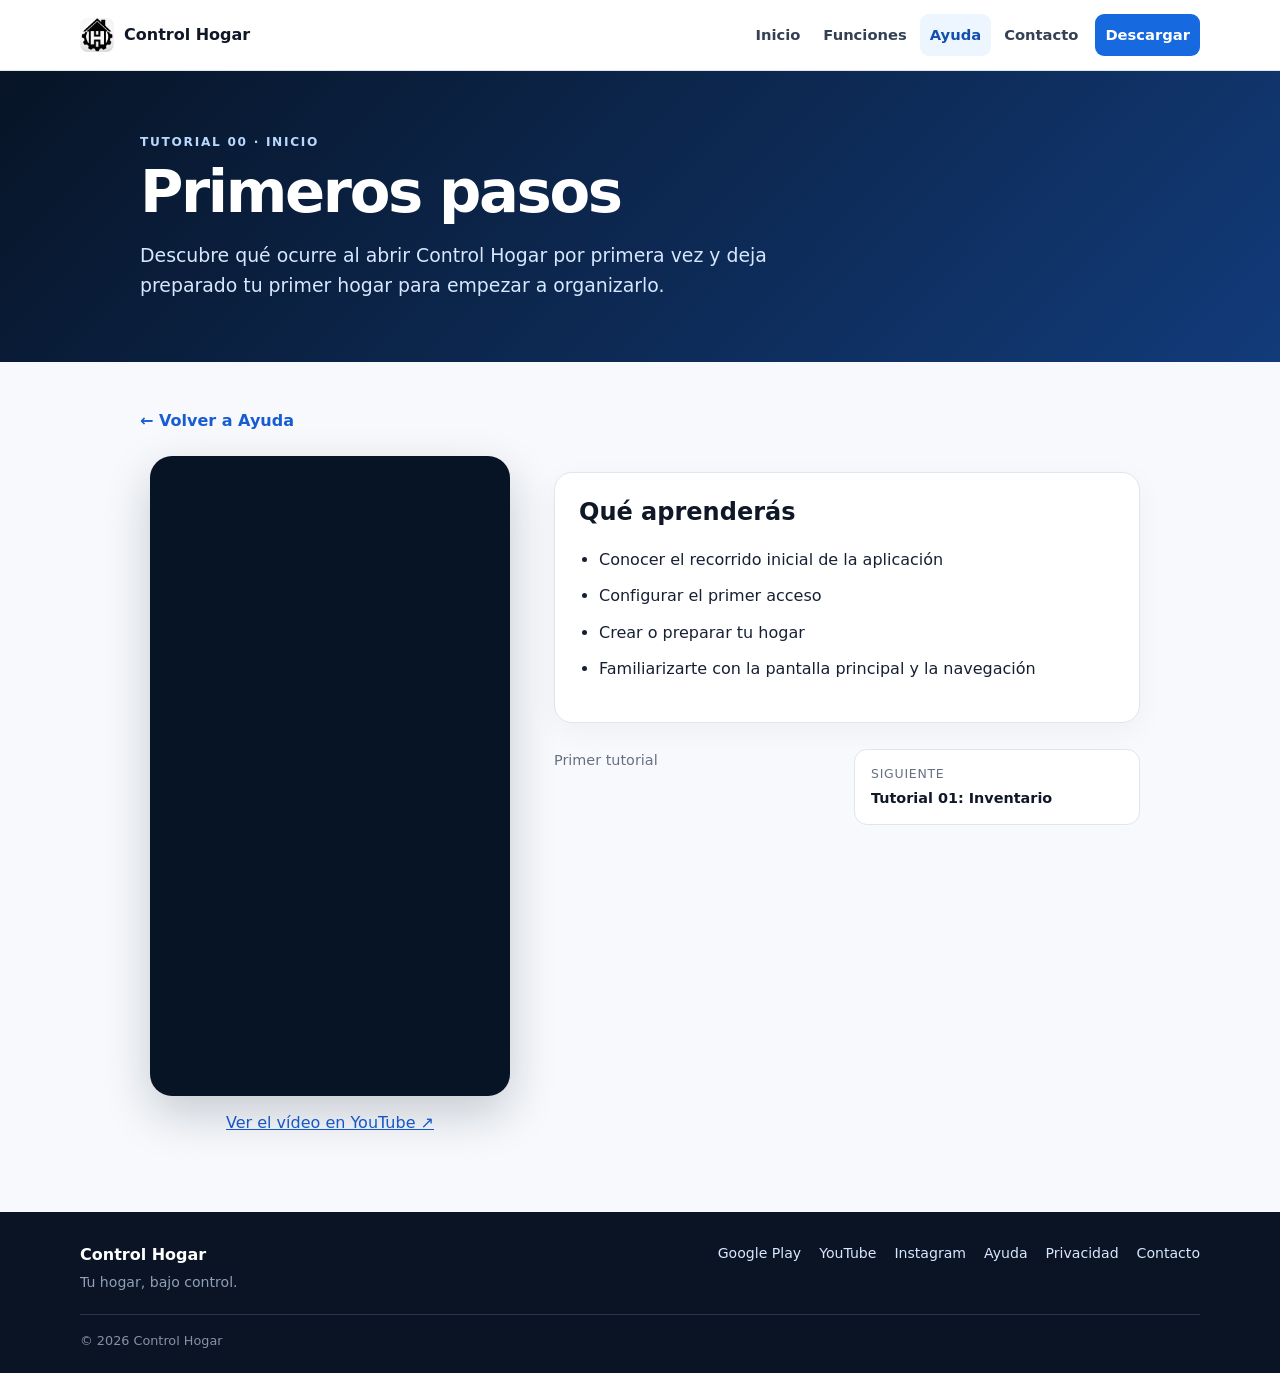
<file: tutorial-primeros-pasos.html>
<!doctype html>
<html lang="es">
<head>
  <meta charset="utf-8"><meta name="viewport" content="width=device-width,initial-scale=1">
  <title>Tutorial 00: Primeros pasos · Control Hogar</title>
  <meta name="description" content="Configura tu primer hogar y conoce el recorrido inicial de Control Hogar.">
  <link rel="canonical" href="https://controlhogarapp.top/tutorial-primeros-pasos.html"><link rel="icon" type="image/jpeg" href="logo-control-hogar.jpg">
  <meta property="og:type" content="video.other"><meta property="og:locale" content="es_ES"><meta property="og:site_name" content="Control Hogar"><meta property="og:title" content="Tutorial 00: Primeros pasos · Control Hogar"><meta property="og:description" content="Configura tu primer hogar y conoce el recorrido inicial de Control Hogar."><meta property="og:url" content="https://controlhogarapp.top/tutorial-primeros-pasos.html"><meta property="og:image" content="https://i.ytimg.com/vi/b_Yynmokwig/hqdefault.jpg"><meta property="og:video" content="https://www.youtube-nocookie.com/embed/b_Yynmokwig">
  <meta name="twitter:card" content="summary_large_image"><meta name="twitter:title" content="Tutorial 00: Primeros pasos · Control Hogar"><meta name="twitter:description" content="Configura tu primer hogar y conoce el recorrido inicial de Control Hogar."><meta name="twitter:image" content="https://i.ytimg.com/vi/b_Yynmokwig/hqdefault.jpg">
  <link rel="stylesheet" href="styles.css?v=7"><script defer src="tutoriales.js"></script><script defer src="tutorial-page.js"></script>
  <script type="application/ld+json">{"@context":"https://schema.org","@type":"VideoObject","name":"Tutorial 00: Primeros pasos · Control Hogar","description":"Configura tu primer hogar y conoce el recorrido inicial de Control Hogar.","thumbnailUrl":"https://i.ytimg.com/vi/b_Yynmokwig/hqdefault.jpg","uploadDate":"2026-09-01T07:17:36-07:00","duration":"PT5M50S","embedUrl":"https://www.youtube-nocookie.com/embed/b_Yynmokwig","contentUrl":"https://www.youtube.com/watch?v=b_Yynmokwig","publisher":{"@type":"Organization","name":"Control Hogar","url":"https://controlhogarapp.top/"}}</script>
  <script src="site.js?v=1" defer></script>
</head>
<body data-tutorial="primeros-pasos">
  <header class="site-header"><div class="wrap header-inner"><a class="brand" href="index.html"><img class="brand-logo" src="logo-control-hogar.jpg" alt="" width="34" height="34"><span>Control Hogar</span></a><nav class="site-nav" aria-label="Navegación principal"><a href="index.html">Inicio</a><a href="funciones.html">Funciones</a><a href="ayuda.html" aria-current="page">Ayuda</a><a href="contacto.html">Contacto</a><a href="descargar.html" class="nav-download">Descargar</a></nav></div></header>
  <main data-tutorial-page><noscript><section class="page-hero"><div class="wrap"><h1>Tutorial 00: Primeros pasos</h1><p>Configura tu primer hogar y conoce el recorrido inicial de Control Hogar.</p></div></section><div class="wrap content"><p>Activa JavaScript para ver el tutorial integrado o <a href="https://www.youtube.com/watch?v=b_Yynmokwig">ábrelo en YouTube</a>.</p></div></noscript></main>
  <footer class="site-footer"><div class="wrap"><div class="footer-inner"><div class="footer-brand"><h2>Control Hogar</h2><p>Tu hogar, bajo control.</p></div><nav class="footer-links" aria-label="Enlaces del pie"><a href="https://play.google.com/store/apps/details?id=com.controlhogar.app" target="_blank" rel="noopener noreferrer">Google Play</a><a href="https://www.youtube.com/@ControlHogar" target="_blank" rel="noopener noreferrer">YouTube</a><a href="https://www.instagram.com/controlhogarapp/" target="_blank" rel="noopener noreferrer">Instagram</a><a href="ayuda.html">Ayuda</a><a href="privacidad.html">Privacidad</a><a href="contacto.html">Contacto</a></nav></div><div class="footer-bottom">© 2026 Control Hogar</div></div></footer>
</body>
</html>
</file>
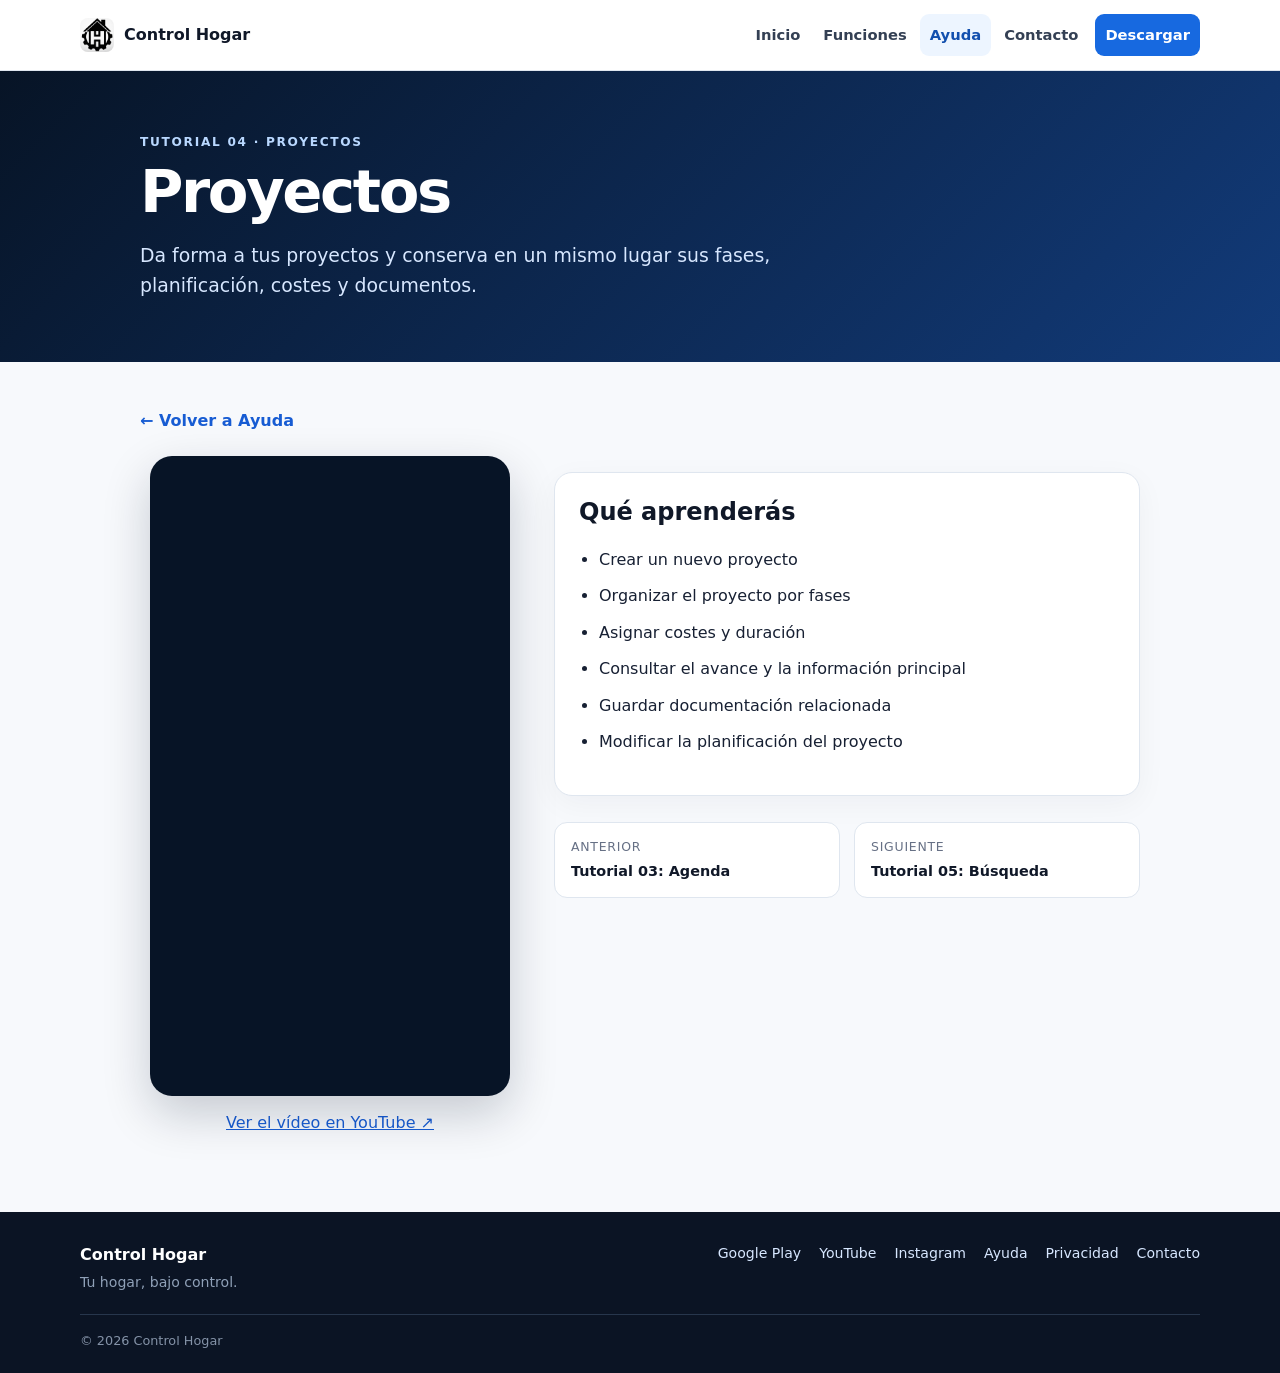
<file: tutorial-proyectos.html>
<!doctype html>
<html lang="es">
<head>
  <meta charset="utf-8"><meta name="viewport" content="width=device-width,initial-scale=1">
  <title>Tutorial 04: Proyectos · Control Hogar</title>
  <meta name="description" content="Organiza reformas e ideas por fases, costes, duración y documentación.">
  <link rel="canonical" href="https://controlhogarapp.top/tutorial-proyectos.html"><link rel="icon" type="image/jpeg" href="logo-control-hogar.jpg">
  <meta property="og:type" content="video.other"><meta property="og:locale" content="es_ES"><meta property="og:site_name" content="Control Hogar"><meta property="og:title" content="Tutorial 04: Proyectos · Control Hogar"><meta property="og:description" content="Organiza reformas e ideas por fases, costes, duración y documentación."><meta property="og:url" content="https://controlhogarapp.top/tutorial-proyectos.html"><meta property="og:image" content="https://i.ytimg.com/vi/MtHyL9BqnnQ/hqdefault.jpg"><meta property="og:video" content="https://www.youtube-nocookie.com/embed/MtHyL9BqnnQ">
  <meta name="twitter:card" content="summary_large_image"><meta name="twitter:title" content="Tutorial 04: Proyectos · Control Hogar"><meta name="twitter:description" content="Organiza reformas e ideas por fases, costes, duración y documentación."><meta name="twitter:image" content="https://i.ytimg.com/vi/MtHyL9BqnnQ/hqdefault.jpg">
  <link rel="stylesheet" href="styles.css?v=7"><script defer src="tutoriales.js"></script><script defer src="tutorial-page.js"></script>
  <script type="application/ld+json">{"@context":"https://schema.org","@type":"VideoObject","name":"Tutorial 04: Proyectos · Control Hogar","description":"Organiza reformas e ideas por fases, costes, duración y documentación.","thumbnailUrl":"https://i.ytimg.com/vi/MtHyL9BqnnQ/hqdefault.jpg","uploadDate":"2026-09-01T11:19:55-07:00","duration":"PT4M41S","embedUrl":"https://www.youtube-nocookie.com/embed/MtHyL9BqnnQ","contentUrl":"https://www.youtube.com/watch?v=MtHyL9BqnnQ","publisher":{"@type":"Organization","name":"Control Hogar","url":"https://controlhogarapp.top/"}}</script>
  <script src="site.js?v=1" defer></script>
</head>
<body data-tutorial="proyectos">
  <header class="site-header"><div class="wrap header-inner"><a class="brand" href="index.html"><img class="brand-logo" src="logo-control-hogar.jpg" alt="" width="34" height="34"><span>Control Hogar</span></a><nav class="site-nav" aria-label="Navegación principal"><a href="index.html">Inicio</a><a href="funciones.html">Funciones</a><a href="ayuda.html" aria-current="page">Ayuda</a><a href="contacto.html">Contacto</a><a href="descargar.html" class="nav-download">Descargar</a></nav></div></header>
  <main data-tutorial-page><noscript><section class="page-hero"><div class="wrap"><h1>Tutorial 04: Proyectos</h1><p>Organiza reformas e ideas por fases, costes, duración y documentación.</p></div></section><div class="wrap content"><p>Activa JavaScript para ver el tutorial integrado o <a href="https://www.youtube.com/watch?v=MtHyL9BqnnQ">ábrelo en YouTube</a>.</p></div></noscript></main>
  <footer class="site-footer"><div class="wrap"><div class="footer-inner"><div class="footer-brand"><h2>Control Hogar</h2><p>Tu hogar, bajo control.</p></div><nav class="footer-links" aria-label="Enlaces del pie"><a href="https://play.google.com/store/apps/details?id=com.controlhogar.app" target="_blank" rel="noopener noreferrer">Google Play</a><a href="https://www.youtube.com/@ControlHogar" target="_blank" rel="noopener noreferrer">YouTube</a><a href="https://www.instagram.com/controlhogarapp/" target="_blank" rel="noopener noreferrer">Instagram</a><a href="ayuda.html">Ayuda</a><a href="privacidad.html">Privacidad</a><a href="contacto.html">Contacto</a></nav></div><div class="footer-bottom">© 2026 Control Hogar</div></div></footer>
</body>
</html>
</file>
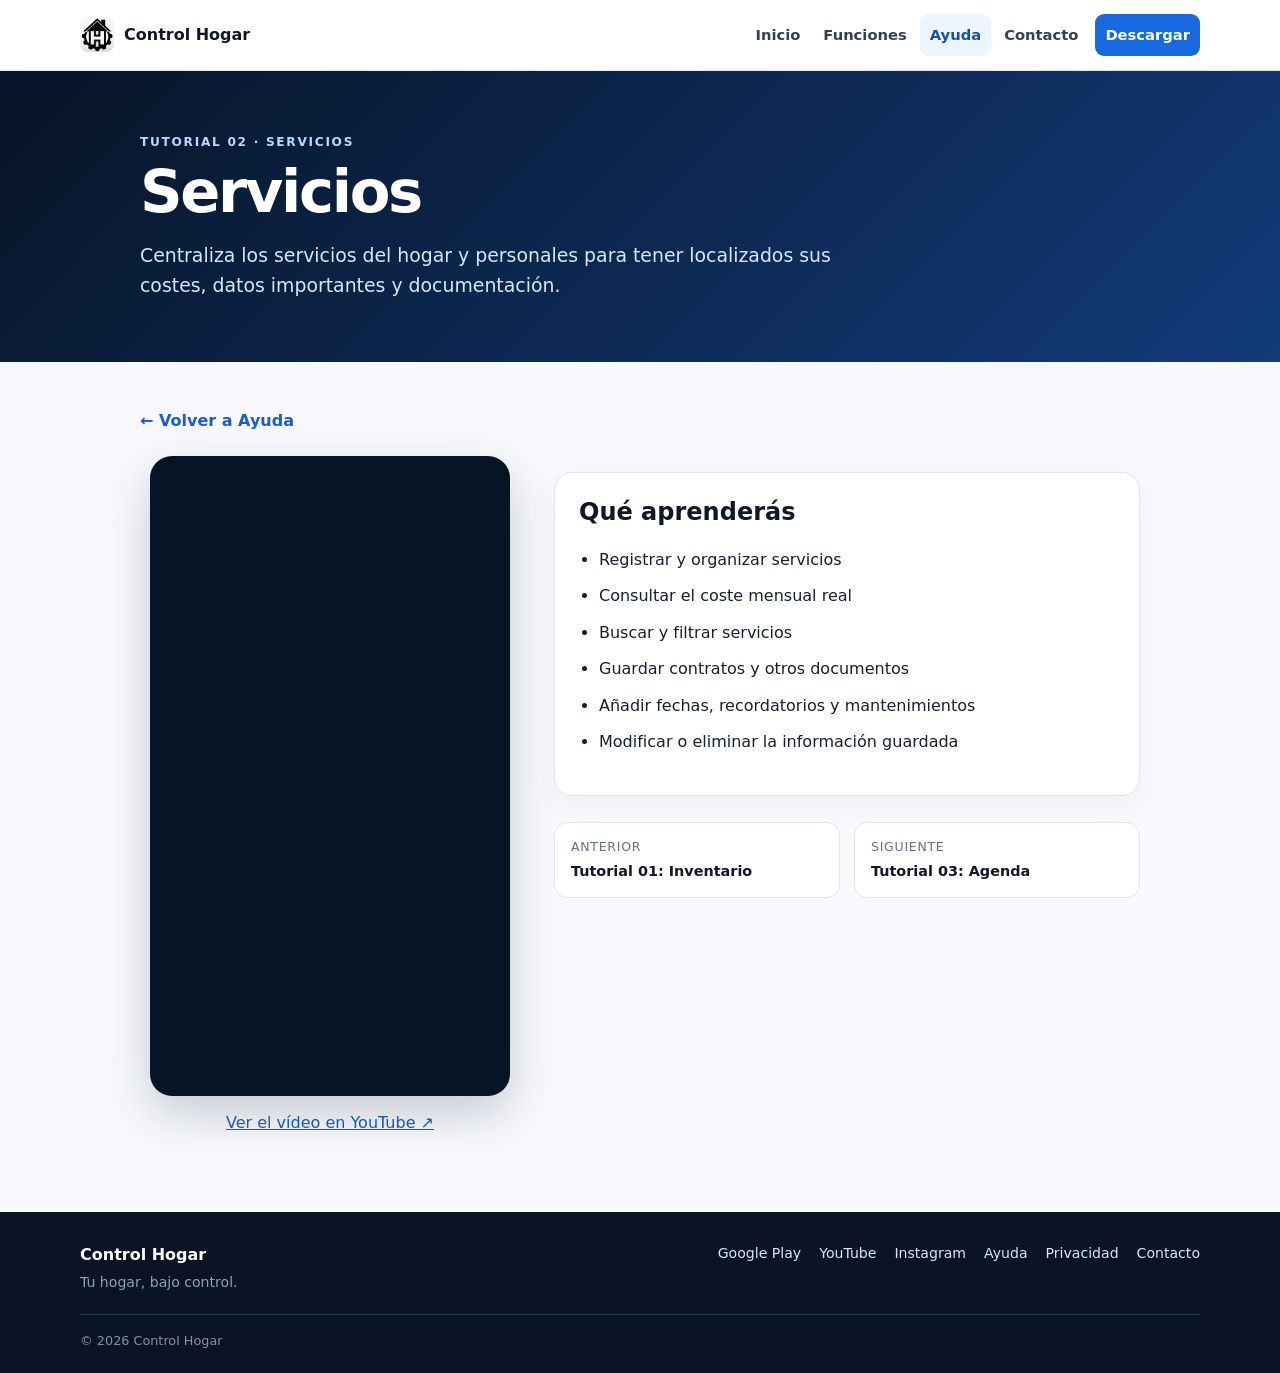
<file: tutorial-servicios.html>
<!doctype html>
<html lang="es">
<head>
  <meta charset="utf-8"><meta name="viewport" content="width=device-width,initial-scale=1">
  <title>Tutorial 02: Servicios · Control Hogar</title>
  <meta name="description" content="Registra tus servicios y controla costes, fechas, contactos y documentos.">
  <link rel="canonical" href="https://controlhogarapp.top/tutorial-servicios.html"><link rel="icon" type="image/jpeg" href="logo-control-hogar.jpg">
  <meta property="og:type" content="video.other"><meta property="og:locale" content="es_ES"><meta property="og:site_name" content="Control Hogar"><meta property="og:title" content="Tutorial 02: Servicios · Control Hogar"><meta property="og:description" content="Registra tus servicios y controla costes, fechas, contactos y documentos."><meta property="og:url" content="https://controlhogarapp.top/tutorial-servicios.html"><meta property="og:image" content="https://i.ytimg.com/vi/4l7q7ZC-1z4/hqdefault.jpg"><meta property="og:video" content="https://www.youtube-nocookie.com/embed/4l7q7ZC-1z4">
  <meta name="twitter:card" content="summary_large_image"><meta name="twitter:title" content="Tutorial 02: Servicios · Control Hogar"><meta name="twitter:description" content="Registra tus servicios y controla costes, fechas, contactos y documentos."><meta name="twitter:image" content="https://i.ytimg.com/vi/4l7q7ZC-1z4/hqdefault.jpg">
  <link rel="stylesheet" href="styles.css?v=7"><script defer src="tutoriales.js"></script><script defer src="tutorial-page.js"></script>
  <script type="application/ld+json">{"@context":"https://schema.org","@type":"VideoObject","name":"Tutorial 02: Servicios · Control Hogar","description":"Registra tus servicios y controla costes, fechas, contactos y documentos.","thumbnailUrl":"https://i.ytimg.com/vi/4l7q7ZC-1z4/hqdefault.jpg","uploadDate":"2026-09-01T09:18:38-07:00","duration":"PT6M29S","embedUrl":"https://www.youtube-nocookie.com/embed/4l7q7ZC-1z4","contentUrl":"https://www.youtube.com/watch?v=4l7q7ZC-1z4","publisher":{"@type":"Organization","name":"Control Hogar","url":"https://controlhogarapp.top/"}}</script>
  <script src="site.js?v=1" defer></script>
</head>
<body data-tutorial="servicios">
  <header class="site-header"><div class="wrap header-inner"><a class="brand" href="index.html"><img class="brand-logo" src="logo-control-hogar.jpg" alt="" width="34" height="34"><span>Control Hogar</span></a><nav class="site-nav" aria-label="Navegación principal"><a href="index.html">Inicio</a><a href="funciones.html">Funciones</a><a href="ayuda.html" aria-current="page">Ayuda</a><a href="contacto.html">Contacto</a><a href="descargar.html" class="nav-download">Descargar</a></nav></div></header>
  <main data-tutorial-page><noscript><section class="page-hero"><div class="wrap"><h1>Tutorial 02: Servicios</h1><p>Registra tus servicios y controla costes, fechas, contactos y documentos.</p></div></section><div class="wrap content"><p>Activa JavaScript para ver el tutorial integrado o <a href="https://www.youtube.com/watch?v=4l7q7ZC-1z4">ábrelo en YouTube</a>.</p></div></noscript></main>
  <footer class="site-footer"><div class="wrap"><div class="footer-inner"><div class="footer-brand"><h2>Control Hogar</h2><p>Tu hogar, bajo control.</p></div><nav class="footer-links" aria-label="Enlaces del pie"><a href="https://play.google.com/store/apps/details?id=com.controlhogar.app" target="_blank" rel="noopener noreferrer">Google Play</a><a href="https://www.youtube.com/@ControlHogar" target="_blank" rel="noopener noreferrer">YouTube</a><a href="https://www.instagram.com/controlhogarapp/" target="_blank" rel="noopener noreferrer">Instagram</a><a href="ayuda.html">Ayuda</a><a href="privacidad.html">Privacidad</a><a href="contacto.html">Contacto</a></nav></div><div class="footer-bottom">© 2026 Control Hogar</div></div></footer>
</body>
</html>
</file>
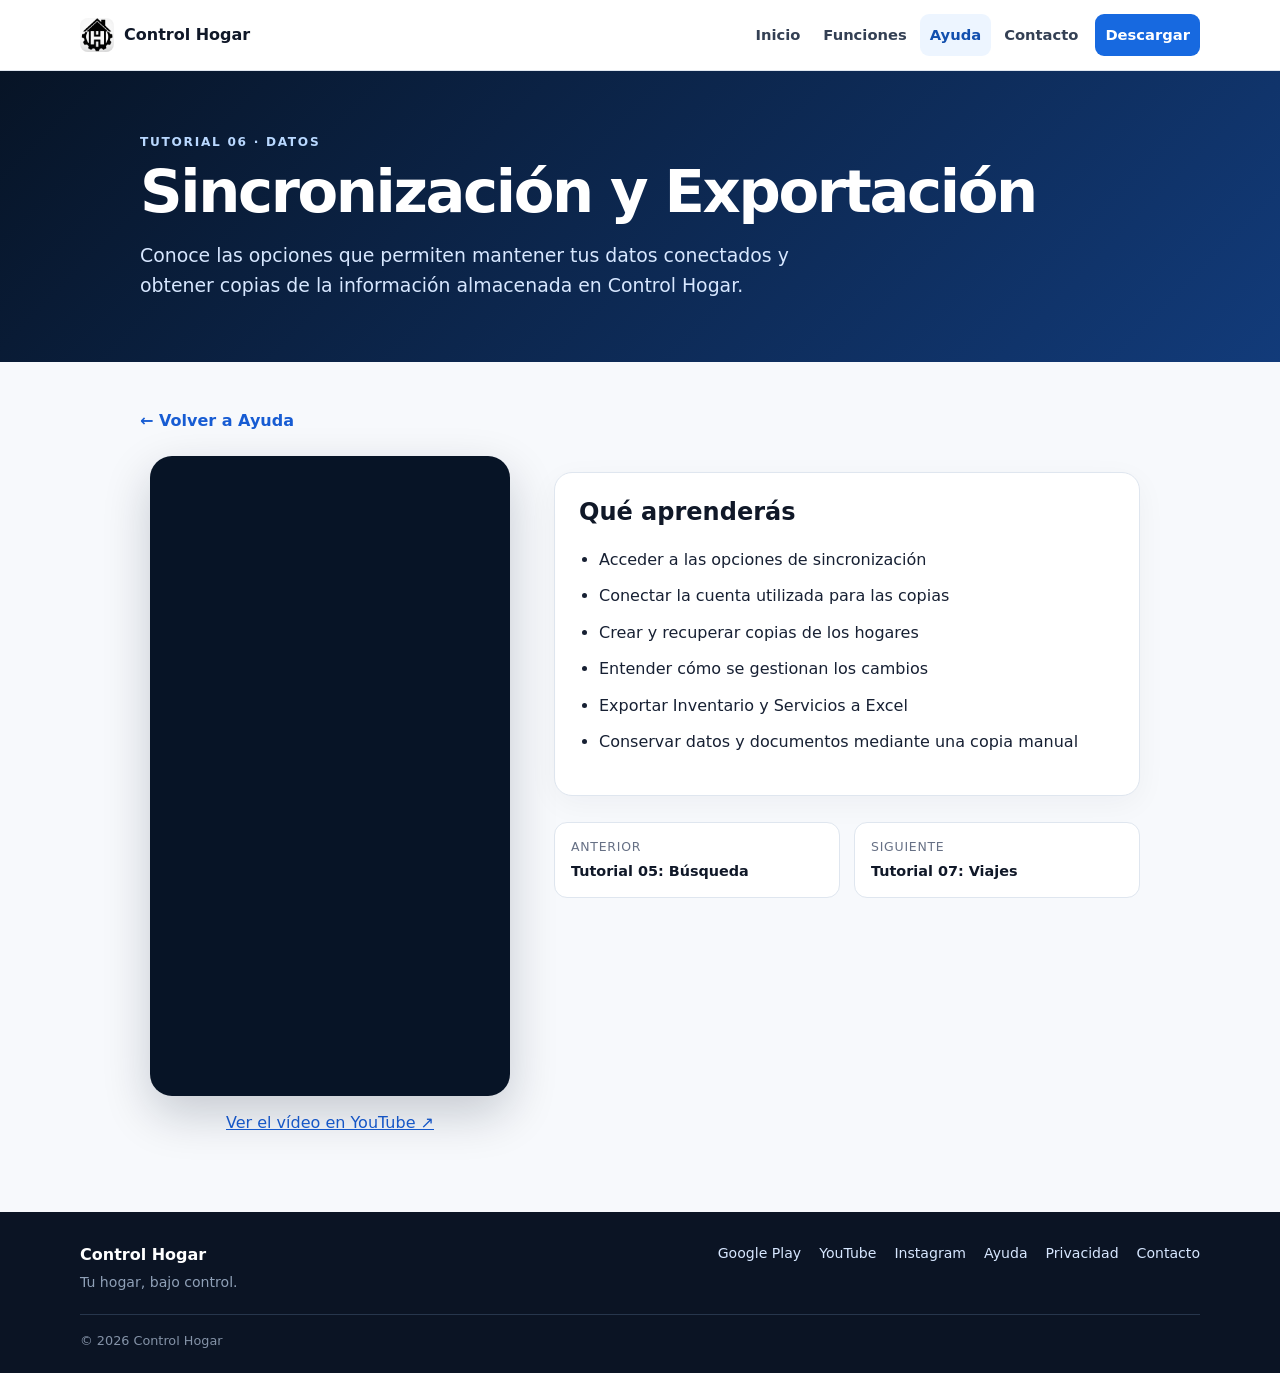
<file: tutorial-sincronizacion-exportacion.html>
<!doctype html>
<html lang="es">
<head>
  <meta charset="utf-8"><meta name="viewport" content="width=device-width,initial-scale=1">
  <title>Tutorial 06: Sincronización y Exportación · Control Hogar</title>
  <meta name="description" content="Sincroniza tus hogares y exporta información para consultarla fuera de la app.">
  <link rel="canonical" href="https://controlhogarapp.top/tutorial-sincronizacion-exportacion.html"><link rel="icon" type="image/jpeg" href="logo-control-hogar.jpg">
  <meta property="og:type" content="video.other"><meta property="og:locale" content="es_ES"><meta property="og:site_name" content="Control Hogar"><meta property="og:title" content="Tutorial 06: Sincronización y Exportación · Control Hogar"><meta property="og:description" content="Sincroniza tus hogares y exporta información para consultarla fuera de la app."><meta property="og:url" content="https://controlhogarapp.top/tutorial-sincronizacion-exportacion.html"><meta property="og:image" content="https://i.ytimg.com/vi/UADoKLrFeqI/hqdefault.jpg"><meta property="og:video" content="https://www.youtube-nocookie.com/embed/UADoKLrFeqI">
  <meta name="twitter:card" content="summary_large_image"><meta name="twitter:title" content="Tutorial 06: Sincronización y Exportación · Control Hogar"><meta name="twitter:description" content="Sincroniza tus hogares y exporta información para consultarla fuera de la app."><meta name="twitter:image" content="https://i.ytimg.com/vi/UADoKLrFeqI/hqdefault.jpg">
  <link rel="stylesheet" href="styles.css?v=7"><script defer src="tutoriales.js"></script><script defer src="tutorial-page.js"></script>
  <script type="application/ld+json">{"@context":"https://schema.org","@type":"VideoObject","name":"Tutorial 06: Sincronización y Exportación · Control Hogar","description":"Sincroniza tus hogares y exporta información para consultarla fuera de la app.","thumbnailUrl":"https://i.ytimg.com/vi/UADoKLrFeqI/hqdefault.jpg","uploadDate":"2026-09-02T10:25:05-07:00","duration":"PT6M0S","embedUrl":"https://www.youtube-nocookie.com/embed/UADoKLrFeqI","contentUrl":"https://www.youtube.com/watch?v=UADoKLrFeqI","publisher":{"@type":"Organization","name":"Control Hogar","url":"https://controlhogarapp.top/"}}</script>
  <script src="site.js?v=1" defer></script>
</head>
<body data-tutorial="sincronizacion-exportacion">
  <header class="site-header"><div class="wrap header-inner"><a class="brand" href="index.html"><img class="brand-logo" src="logo-control-hogar.jpg" alt="" width="34" height="34"><span>Control Hogar</span></a><nav class="site-nav" aria-label="Navegación principal"><a href="index.html">Inicio</a><a href="funciones.html">Funciones</a><a href="ayuda.html" aria-current="page">Ayuda</a><a href="contacto.html">Contacto</a><a href="descargar.html" class="nav-download">Descargar</a></nav></div></header>
  <main data-tutorial-page><noscript><section class="page-hero"><div class="wrap"><h1>Tutorial 06: Sincronización y Exportación</h1><p>Sincroniza tus hogares y exporta información para consultarla fuera de la app.</p></div></section><div class="wrap content"><p>Activa JavaScript para ver el tutorial integrado o <a href="https://www.youtube.com/watch?v=UADoKLrFeqI">ábrelo en YouTube</a>.</p></div></noscript></main>
  <footer class="site-footer"><div class="wrap"><div class="footer-inner"><div class="footer-brand"><h2>Control Hogar</h2><p>Tu hogar, bajo control.</p></div><nav class="footer-links" aria-label="Enlaces del pie"><a href="https://play.google.com/store/apps/details?id=com.controlhogar.app" target="_blank" rel="noopener noreferrer">Google Play</a><a href="https://www.youtube.com/@ControlHogar" target="_blank" rel="noopener noreferrer">YouTube</a><a href="https://www.instagram.com/controlhogarapp/" target="_blank" rel="noopener noreferrer">Instagram</a><a href="ayuda.html">Ayuda</a><a href="privacidad.html">Privacidad</a><a href="contacto.html">Contacto</a></nav></div><div class="footer-bottom">© 2026 Control Hogar</div></div></footer>
</body>
</html>
</file>
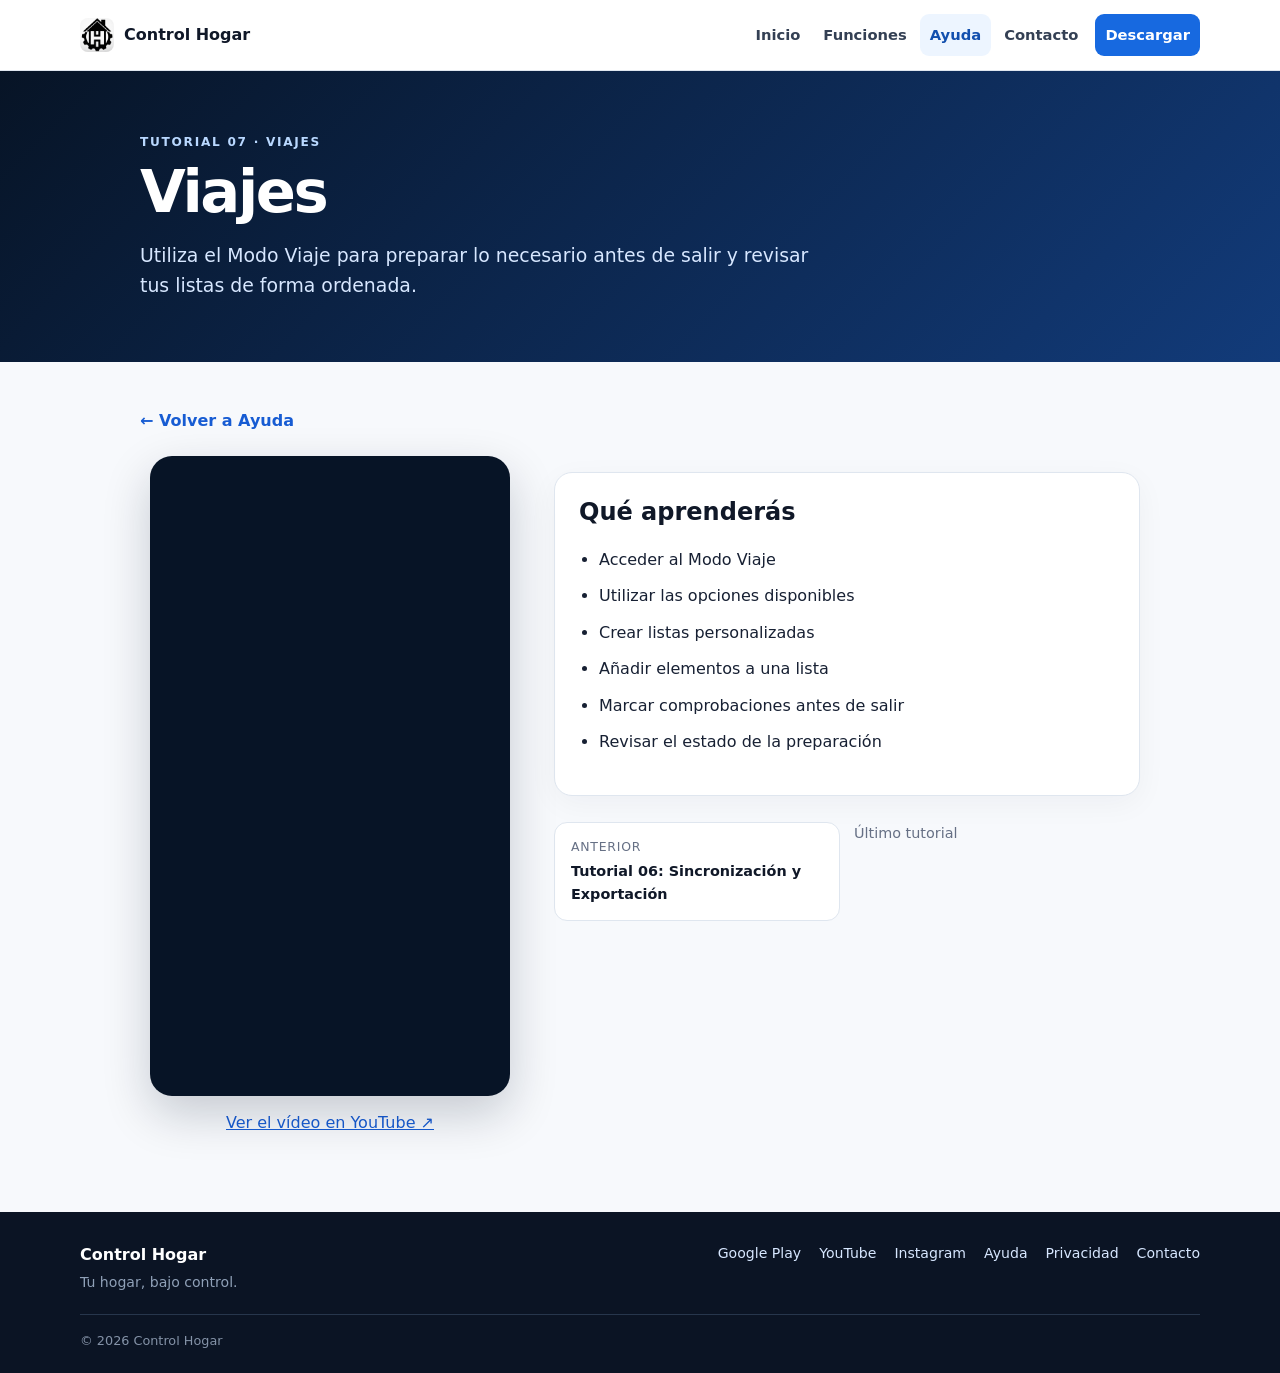
<file: tutorial-viajes.html>
<!doctype html>
<html lang="es">
<head>
  <meta charset="utf-8"><meta name="viewport" content="width=device-width,initial-scale=1">
  <title>Tutorial 07: Viajes · Control Hogar</title>
  <meta name="description" content="Prepara listas y comprobaciones para no olvidar nada al salir de casa.">
  <link rel="canonical" href="https://controlhogarapp.top/tutorial-viajes.html"><link rel="icon" type="image/jpeg" href="logo-control-hogar.jpg">
  <meta property="og:type" content="video.other"><meta property="og:locale" content="es_ES"><meta property="og:site_name" content="Control Hogar"><meta property="og:title" content="Tutorial 07: Viajes · Control Hogar"><meta property="og:description" content="Prepara listas y comprobaciones para no olvidar nada al salir de casa."><meta property="og:url" content="https://controlhogarapp.top/tutorial-viajes.html"><meta property="og:image" content="https://i.ytimg.com/vi/oeDt_k55tVU/hqdefault.jpg"><meta property="og:video" content="https://www.youtube-nocookie.com/embed/oeDt_k55tVU">
  <meta name="twitter:card" content="summary_large_image"><meta name="twitter:title" content="Tutorial 07: Viajes · Control Hogar"><meta name="twitter:description" content="Prepara listas y comprobaciones para no olvidar nada al salir de casa."><meta name="twitter:image" content="https://i.ytimg.com/vi/oeDt_k55tVU/hqdefault.jpg">
  <link rel="stylesheet" href="styles.css?v=7"><script defer src="tutoriales.js"></script><script defer src="tutorial-page.js"></script>
  <script type="application/ld+json">{"@context":"https://schema.org","@type":"VideoObject","name":"Tutorial 07: Viajes · Control Hogar","description":"Prepara listas y comprobaciones para no olvidar nada al salir de casa.","thumbnailUrl":"https://i.ytimg.com/vi/oeDt_k55tVU/hqdefault.jpg","uploadDate":"2026-09-02T11:32:39-07:00","duration":"PT5M40S","embedUrl":"https://www.youtube-nocookie.com/embed/oeDt_k55tVU","contentUrl":"https://www.youtube.com/watch?v=oeDt_k55tVU","publisher":{"@type":"Organization","name":"Control Hogar","url":"https://controlhogarapp.top/"}}</script>
  <script src="site.js?v=1" defer></script>
</head>
<body data-tutorial="viajes">
  <header class="site-header"><div class="wrap header-inner"><a class="brand" href="index.html"><img class="brand-logo" src="logo-control-hogar.jpg" alt="" width="34" height="34"><span>Control Hogar</span></a><nav class="site-nav" aria-label="Navegación principal"><a href="index.html">Inicio</a><a href="funciones.html">Funciones</a><a href="ayuda.html" aria-current="page">Ayuda</a><a href="contacto.html">Contacto</a><a href="descargar.html" class="nav-download">Descargar</a></nav></div></header>
  <main data-tutorial-page><noscript><section class="page-hero"><div class="wrap"><h1>Tutorial 07: Viajes</h1><p>Prepara listas y comprobaciones para no olvidar nada al salir de casa.</p></div></section><div class="wrap content"><p>Activa JavaScript para ver el tutorial integrado o <a href="https://www.youtube.com/watch?v=oeDt_k55tVU">ábrelo en YouTube</a>.</p></div></noscript></main>
  <footer class="site-footer"><div class="wrap"><div class="footer-inner"><div class="footer-brand"><h2>Control Hogar</h2><p>Tu hogar, bajo control.</p></div><nav class="footer-links" aria-label="Enlaces del pie"><a href="https://play.google.com/store/apps/details?id=com.controlhogar.app" target="_blank" rel="noopener noreferrer">Google Play</a><a href="https://www.youtube.com/@ControlHogar" target="_blank" rel="noopener noreferrer">YouTube</a><a href="https://www.instagram.com/controlhogarapp/" target="_blank" rel="noopener noreferrer">Instagram</a><a href="ayuda.html">Ayuda</a><a href="privacidad.html">Privacidad</a><a href="contacto.html">Contacto</a></nav></div><div class="footer-bottom">© 2026 Control Hogar</div></div></footer>
</body>
</html>
</file>
<file: styles.css>
:root {
  font-family: Inter, ui-sans-serif, system-ui, -apple-system, BlinkMacSystemFont, "Segoe UI", sans-serif;
  color: #172033;
  background: #f7f9fc;
  line-height: 1.6;
  --blue: #1769e0;
  --blue-dark: #0b367d;
  --ink: #101828;
  --muted: #667085;
  --line: #dfe6ef;
  --surface: #fff;
  --soft: #edf5ff;
  --shadow: 0 14px 38px rgba(15, 23, 42, .07);
}

* { box-sizing: border-box; }
html { scroll-behavior: smooth; }
body { margin: 0; overflow-x: hidden; }
img, iframe { max-width: 100%; }
a { color: #175cd3; }
a:focus-visible, button:focus-visible { outline: 3px solid #f5b942; outline-offset: 3px; }
.wrap { width: min(1120px, calc(100% - 40px)); margin-inline: auto; }
.content-narrow { max-width: 820px; }
.muted { color: var(--muted); }
.small { font-size: .88rem; }

.site-header { background: rgba(255,255,255,.97); border-bottom: 1px solid var(--line); position: sticky; top: 0; z-index: 20; backdrop-filter: blur(12px); }
.header-inner { min-height: 70px; display: flex; align-items: center; justify-content: space-between; gap: 24px; }
.brand { display: inline-flex; align-items: center; gap: 10px; color: var(--ink); font-weight: 800; text-decoration: none; white-space: nowrap; }
.brand-logo { width: 34px; height: 34px; display: block; border-radius: 8px; object-fit: cover; }
.nav-toggle { display: none; align-items: center; justify-content: center; gap: 8px; min-width: 44px; min-height: 44px; padding: 8px 12px; border: 1px solid var(--line); border-radius: 10px; background: #fff; color: var(--ink); font: inherit; font-size: .9rem; font-weight: 760; cursor: pointer; }
.nav-toggle-icon, .nav-toggle-icon::before, .nav-toggle-icon::after { width: 18px; height: 2px; display: block; border-radius: 2px; background: currentColor; transition: transform .18s ease, opacity .18s ease; }
.nav-toggle-icon { position: relative; }
.nav-toggle-icon::before, .nav-toggle-icon::after { content: ""; position: absolute; left: 0; }
.nav-toggle-icon::before { top: -6px; }
.nav-toggle-icon::after { top: 6px; }
.nav-toggle[aria-expanded="true"] .nav-toggle-icon { background: transparent; }
.nav-toggle[aria-expanded="true"] .nav-toggle-icon::before { top: 0; transform: rotate(45deg); }
.nav-toggle[aria-expanded="true"] .nav-toggle-icon::after { top: 0; transform: rotate(-45deg); }
.site-nav { display: flex; align-items: center; gap: 3px; }
.site-nav a { color: #344054; text-decoration: none; font-size: .92rem; font-weight: 680; padding: 9px 10px; border-radius: 9px; }
.site-nav a:hover, .site-nav a[aria-current="page"] { background: var(--soft); color: #124fae; }
.site-nav .nav-download { background: var(--blue); color: #fff; margin-left: 4px; }
.site-nav .nav-download:hover, .site-nav .nav-download[aria-current="page"] { background: #1258bd; color: #fff; }

.page-hero { background: linear-gradient(135deg, #071426, #123b7a); color: #fff; padding: 62px 0; }
.eyebrow { color: #b9d8ff; font-size: .76rem; font-weight: 820; letter-spacing: .14em; text-transform: uppercase; }
.page-hero h1 { font-size: clamp(2.15rem, 5.5vw, 3.7rem); line-height: 1.06; letter-spacing: -.04em; margin: .55rem 0 1rem; }
.page-hero p { max-width: 700px; color: #d7e7ff; font-size: clamp(1rem, 2vw, 1.18rem); margin: 0; }
.home-hero { padding: 72px 0; }
.home-hero-inner { display: grid; grid-template-columns: minmax(0, 1fr) 220px; gap: 56px; align-items: center; }
.home-hero-copy { max-width: 760px; }
.home-hero .hero-lead { font-size: clamp(1.05rem, 2vw, 1.25rem); }
.hero-actions { display: flex; flex-wrap: wrap; gap: 12px; margin-top: 28px; }
.hero-logo-shell { width: 200px; aspect-ratio: 1; display: grid; place-items: center; border-radius: 38px; background: rgba(255,255,255,.1); border: 1px solid rgba(255,255,255,.18); box-shadow: 0 28px 70px rgba(0,0,0,.26); }
.hero-logo { width: 148px; height: 148px; border-radius: 28px; object-fit: cover; }
.hero-platform { display: inline-flex; align-items: center; gap: 8px; margin-top: 18px; color: #b9d8ff; font-size: .9rem; font-weight: 700; }

.button { display: inline-flex; align-items: center; justify-content: center; min-height: 46px; border-radius: 12px; padding: 11px 18px; font-weight: 760; text-decoration: none; background: var(--blue); color: #fff; }
.button:hover { background: #1258bd; }
.button-light { background: #fff; color: #124fae; }
.button-light:hover { background: #eaf3ff; }
.button-outline { color: #fff; background: transparent; border: 1px solid rgba(255,255,255,.45); }
.button-outline:hover { background: rgba(255,255,255,.1); }
.button-secondary { background: var(--soft); color: #124fae; }
.button-secondary:hover { background: #dbeaff; }

.content { padding: 46px 0 76px; }
.section { padding: 66px 0; }
.section-white { background: #fff; }
.section-heading { max-width: 690px; margin: 0 0 26px; }
.section-heading h2 { font-size: clamp(1.6rem, 4vw, 2.25rem); line-height: 1.18; letter-spacing: -.025em; margin: 0 0 8px; color: var(--ink); }
.section-heading p { margin: 0; }
.section-cta { margin-top: 24px; }

.card { background: var(--surface); border: 1px solid var(--line); border-radius: 18px; padding: 24px; margin: 16px 0; box-shadow: 0 8px 30px rgba(15,23,42,.045); }
.card h2, .card h3 { color: var(--ink); line-height: 1.25; margin-top: 0; }
.grid { display: grid; grid-template-columns: repeat(2, minmax(0,1fr)); gap: 16px; }
.grid .card { margin: 0; }
.feature-grid { display: grid; grid-template-columns: repeat(3, minmax(0,1fr)); gap: 16px; }
.feature-card { margin: 0; transition: transform .18s ease, box-shadow .18s ease; }
.feature-card:hover { transform: translateY(-3px); box-shadow: var(--shadow); }
.feature-icon { width: 42px; height: 42px; display: grid; place-items: center; margin-bottom: 16px; border-radius: 12px; background: var(--soft); color: #175cd3; font-size: 1.2rem; font-weight: 850; }
.feature-card h3 { margin-bottom: 8px; }
.feature-card p { margin: 0; color: var(--muted); font-size: .95rem; }
.ecosystem-strip { display: grid; grid-template-columns: repeat(3, 1fr); gap: 14px; }
.ecosystem-link { display: flex; align-items: center; justify-content: space-between; gap: 12px; padding: 18px 20px; border: 1px solid var(--line); border-radius: 15px; background: #fff; color: var(--ink); text-decoration: none; font-weight: 760; }
.ecosystem-link:hover { border-color: #9bc4fb; background: #f7fbff; }
.ecosystem-link span { color: var(--blue); }

.tutorial-grid { display: grid; grid-template-columns: repeat(3,minmax(0,1fr)); gap: 16px; margin-bottom: 52px; }
.tutorial-card { display: flex; flex-direction: column; min-height: 100%; margin: 0; padding: 0; overflow: hidden; }
.tutorial-card-body { display: flex; flex: 1; flex-direction: column; padding: 20px; }
.tutorial-card .button { margin-top: auto; align-self: flex-start; }
.tutorial-thumb { display: block; aspect-ratio: 16 / 9; overflow: hidden; background: #071426; }
.tutorial-thumb img { width: 100%; height: 100%; display: block; object-fit: cover; }
.tutorial-number { display: inline-flex; align-items: center; gap: 8px; color: #175cd3; font-size: .76rem; font-weight: 820; letter-spacing: .09em; text-transform: uppercase; }
.tutorial-number::before { content: ""; width: 8px; height: 8px; border-radius: 50%; background: #2885f3; }
.tutorial-card.is-upcoming { background: #fbfcfe; box-shadow: none; }
.tutorial-card.is-upcoming .tutorial-number { color: #667085; }
.tutorial-card.is-upcoming .tutorial-number::before { background: #98a2b3; }
.support-grid { display: grid; grid-template-columns: repeat(3,minmax(0,1fr)); gap: 16px; margin-bottom: 52px; }
.support-card { margin: 0; }
.support-card p { margin-bottom: 0; }
.steps { padding-left: 1.25rem; }
.steps li { margin: .55rem 0; }

.tutorial-page { max-width: 1000px; }
.tutorial-layout { display: grid; grid-template-columns: minmax(260px, 380px) minmax(0,1fr); gap: 34px; align-items: start; }
.video-column { display: grid; justify-items: center; }
.video-frame { position: relative; width: min(100%, 360px); aspect-ratio: 9 / 16; background: #071426; border-radius: 22px; overflow: hidden; box-shadow: 0 18px 48px rgba(7,20,38,.2); }
.video-frame iframe { position: absolute; inset: 0; width: 100%; height: 100%; border: 0; }
.video-direct { margin: 14px 0 0; text-align: center; }
.tutorial-summary { margin-top: 0; padding-left: 1.25rem; }
.tutorial-summary li { margin: .68rem 0; }
.back-link { display: inline-flex; margin-bottom: 22px; font-weight: 740; text-decoration: none; }
.tutorial-nav { display: grid; grid-template-columns: repeat(2,minmax(0,1fr)); gap: 14px; margin-top: 26px; }
.tutorial-nav-placeholder { color: var(--muted); font-size: .9rem; }
.tutorial-nav-link { display: grid; gap: 3px; padding: 14px 16px; border: 1px solid var(--line); border-radius: 13px; background: #fff; color: var(--ink); text-decoration: none; }
.tutorial-nav-link:hover { border-color: #9bc4fb; background: #f7fbff; }
.tutorial-nav-link span { color: var(--muted); font-size: .78rem; text-transform: uppercase; letter-spacing: .06em; }
.tutorial-nav-link strong { font-size: .9rem; }

.download-panel { display: grid; grid-template-columns: 1fr auto; gap: 28px; align-items: center; }
.status-note { display: inline-flex; gap: 8px; align-items: center; padding: 7px 11px; margin-bottom: 12px; background: #fff7e8; border: 1px solid #f4d49c; border-radius: 999px; color: #854d0e; font-size: .82rem; font-weight: 750; }
.contact-actions { display: flex; flex-wrap: wrap; gap: 12px; }

.site-footer { background: #0b1424; color: #cbd5e1; padding: 30px 0 22px; }
.footer-inner { display: flex; justify-content: space-between; gap: 30px; align-items: flex-start; }
.footer-brand h2 { color: #fff; margin: 0 0 4px; font-size: 1rem; }
.footer-brand p { margin: 0; color: #8fa0b7; font-size: .88rem; }
.footer-links { display: flex; flex-wrap: wrap; justify-content: flex-end; gap: 8px 18px; }
.site-footer a { color: #d7e7ff; text-decoration: none; font-size: .88rem; }
.site-footer a:hover { text-decoration: underline; }
.footer-bottom { border-top: 1px solid #27364c; margin-top: 20px; padding-top: 16px; color: #8492a7; font-size: .8rem; }
code { background: #eef2f6; border-radius: 5px; padding: 2px 5px; }

@media (max-width: 900px) {
  .header-inner { min-height: 64px; gap: 14px; padding-block: 8px; }
  .nav-toggle { display: inline-flex; margin-left: auto; }
  .site-nav { position: absolute; top: calc(100% + 1px); right: 20px; left: 20px; display: none; padding: 8px; border: 1px solid var(--line); border-radius: 14px; background: #fff; box-shadow: 0 18px 42px rgba(15,23,42,.16); }
  .site-nav.is-open { display: grid; }
  .site-nav a { min-height: 44px; display: flex; align-items: center; padding: 10px 12px; text-align: left; }
  .site-nav .nav-download { margin: 4px 0 0; justify-content: center; }
  .feature-grid, .tutorial-grid, .support-grid { grid-template-columns: repeat(2,minmax(0,1fr)); }
  .home-hero-inner { grid-template-columns: minmax(0,1fr) 170px; gap: 34px; }
  .hero-logo-shell { width: 164px; border-radius: 30px; }
  .hero-logo { width: 120px; height: 120px; border-radius: 23px; }
  .tutorial-layout { grid-template-columns: 310px minmax(0,1fr); }
}

@media (max-width: 640px) {
  .wrap { width: min(100% - 28px,1120px); }
  .site-nav { right: 14px; left: 14px; }
  .page-hero, .home-hero { padding: 44px 0; }
  .home-hero-inner { grid-template-columns: 1fr; gap: 28px; }
  .hero-logo-shell { grid-row: 1; width: 112px; border-radius: 23px; }
  .hero-logo { width: 82px; height: 82px; border-radius: 17px; }
  .hero-actions { display: grid; }
  .button { width: 100%; }
  .content { padding: 28px 0 58px; }
  .section { padding: 48px 0; }
  .grid, .feature-grid, .tutorial-grid, .support-grid, .ecosystem-strip { grid-template-columns: 1fr; }
  .card { padding: 20px; }
  .tutorial-card { min-height: 0; }
  .tutorial-card .button { width: auto; }
  .tutorial-layout { grid-template-columns: 1fr; gap: 26px; }
  .video-frame { width: min(100%, 330px); }
  .tutorial-nav { grid-template-columns: 1fr; }
  .download-panel { grid-template-columns: 1fr; }
  .download-panel .button { width: 100%; }
  .footer-inner { flex-direction: column; gap: 18px; }
  .footer-links { justify-content: flex-start; gap: 8px 16px; }
}

@media (prefers-reduced-motion: reduce) {
  html { scroll-behavior: auto; }
  .feature-card { transition: none; }
}
</file>
